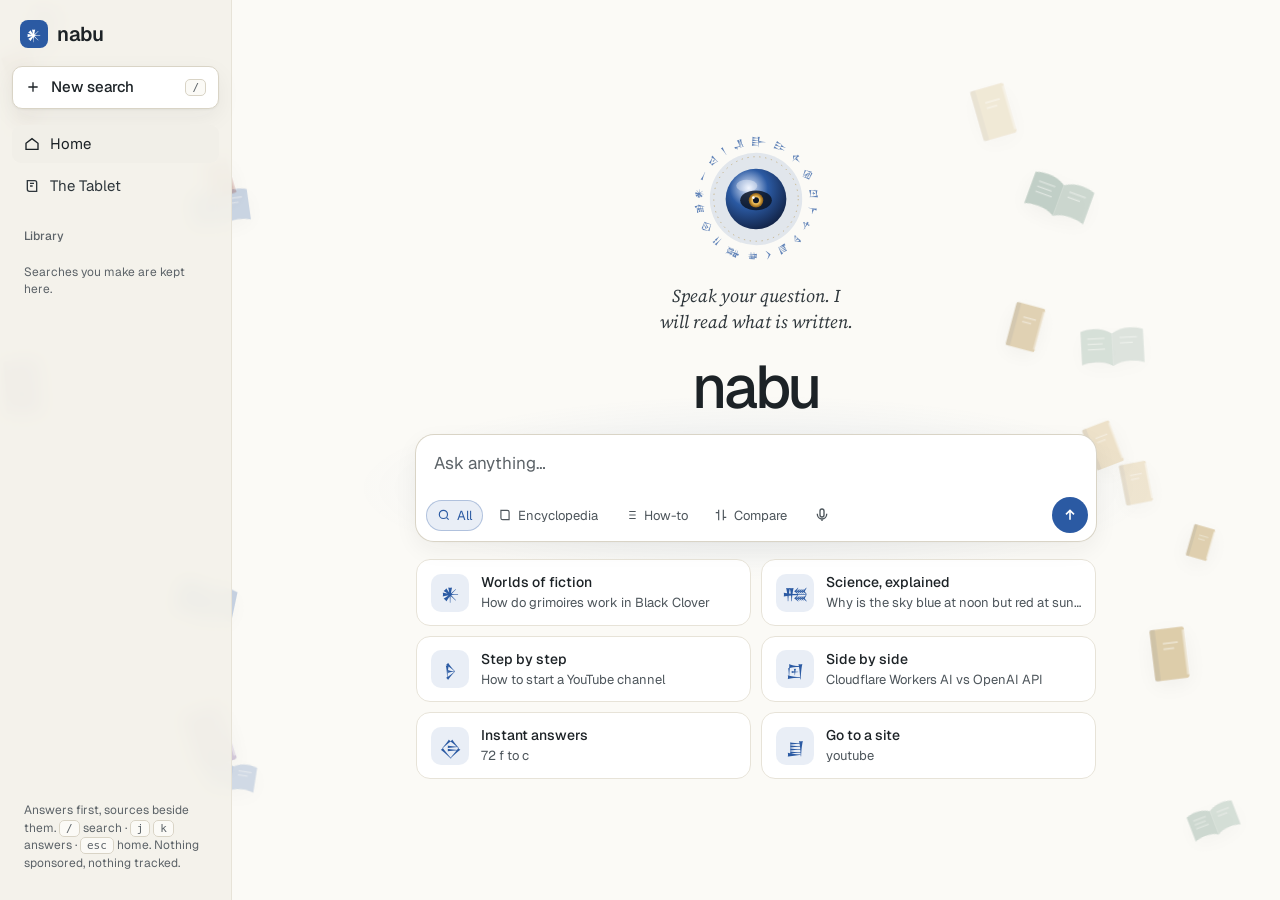
<file: static/app.html>
<!doctype html>
<html lang="en">
<head>
<meta charset="utf-8">
<meta name="viewport" content="width=device-width, initial-scale=1, viewport-fit=cover">
<meta name="description" content="Nabu: a cited answer engine and encyclopedia.">
<meta name="theme-color" content="#fbfaf6" media="(prefers-color-scheme: light)">
<meta name="theme-color" content="#171818" media="(prefers-color-scheme: dark)">
</head>
<body>
<title>Nabu</title>
<link rel="preconnect" href="https://fonts.gstatic.com" crossorigin>
<link rel="stylesheet" href="https://fonts.googleapis.com/css2?family=Geist:wght@400;500;600&family=Source+Serif+4:ital,opsz,wght@0,8..60,400;0,8..60,600;1,8..60,400&family=Noto+Sans+Cuneiform&display=swap">
<style>
  /* Layout: Perplexity's shape. A slim sidebar (new search, library), a centered thread column:
     query → trace → source cards → answer with citation pills → action bar → related → follow-ups, and a pinned ask box.
     Nabu's own: lapis accent, cuneiform sigil, text that resolves from glyphs as it streams. */
  :root {
    --bg: #fbfaf6;
    --side: #f3f1ea;
    --card: #ffffff;
    --soft: #f1efe8;
    --line: #e7e3d8;
    --line-2: #d9d4c6;
    --ink: #1c2226;
    --ink-2: #2f373c;
    --muted: #4d555b;
    --faint: #5c6368;
    --lapis: #2b5aa3;
    --lapis-soft: rgba(43, 90, 163, .1);
    --on-lapis: #ffffff;
    --orb-a: #e9f0ff;
    --orb-c: #13254a;
    --gold: #a97d26;
    --ok: #2f7d4f;
    --warn: #9a6a12;
    --low: #b2452f;
    --shadow: 0 1px 2px rgba(28, 34, 38, .05), 0 8px 24px rgba(28, 34, 38, .06);
    --ui: "Geist", system-ui, -apple-system, "Segoe UI", sans-serif;
    --serif: "Source Serif 4", "Iowan Old Style", Georgia, serif;
    --mono: ui-monospace, SFMono-Regular, Menlo, Consolas, monospace;
    --cun: "Noto Sans Cuneiform", serif;
  }
  @media (prefers-color-scheme: dark) {
    :root:not([data-theme="light"]) {
      --bg: #171818; --side: #1d1e1e; --card: #212323; --soft: #262828; --line: #2e3131; --line-2: #3b3f3f;
      --ink: #ebeae6; --ink-2: #cfcdc7; --muted: #9a9b97; --faint: #6f716e;
      --lapis: #8aaef0; --lapis-soft: rgba(138, 174, 240, .12); --on-lapis: #10233f; --orb-a: #f2f6ff; --orb-c: #0b1730; --gold: #d8b45e; --ok: #8fd0a2; --warn: #e2c072; --low: #ef9a83;
      --shadow: 0 1px 2px rgba(0,0,0,.3), 0 10px 30px rgba(0,0,0,.35);
      color-scheme: dark;
    }
  }
  :root[data-theme="dark"] {
    --bg: #171818; --side: #1d1e1e; --card: #212323; --soft: #262828; --line: #2e3131; --line-2: #3b3f3f;
    --ink: #ebeae6; --ink-2: #cfcdc7; --muted: #9a9b97; --faint: #6f716e;
    --lapis: #8aaef0; --lapis-soft: rgba(138, 174, 240, .12); --on-lapis: #10233f; --orb-a: #f2f6ff; --orb-c: #0b1730; --gold: #d8b45e; --ok: #8fd0a2; --warn: #e2c072; --low: #ef9a83;
    --shadow: 0 1px 2px rgba(0,0,0,.3), 0 10px 30px rgba(0,0,0,.35);
    color-scheme: dark;
  }
  * { box-sizing: border-box; }
  [hidden] { display: none !important; }
  html, body { background: var(--bg); color: var(--ink); }
  body { margin: 0; font: 15px/1.5 var(--ui); -webkit-font-smoothing: antialiased; }
  button { font: inherit; color: inherit; touch-action: manipulation; }
  a { color: inherit; }
  button:focus-visible, a:focus-visible, textarea:focus-visible, .turn:focus-visible { outline: 2px solid var(--lapis); outline-offset: 2px; }
  .skip {
    position: absolute; left: 10px; top: 10px; z-index: 50; padding: 8px 12px;
    border-radius: 8px; background: var(--lapis); color: var(--on-lapis); text-decoration: none;
    transform: translateY(-160%);
  }
  .skip:focus { transform: none; }
  .turn.current { box-shadow: inset 3px 0 0 var(--lapis); }
  svg { flex: none; }

  .shell { min-height: 100vh; display: grid; grid-template-columns: minmax(0, 1fr); }
  @media (min-width: 920px) { .shell { grid-template-columns: 232px minmax(0, 1fr); } }

  /* Sidebar */
  .side { display: none; }
  @media (min-width: 920px) {
    .side { display: flex; flex-direction: column; gap: 4px; position: sticky; top: 0; height: 100vh; padding: 14px 12px; background: var(--side); border-right: 1px solid var(--line); }
  }
  .logo { display: flex; align-items: center; gap: 9px; padding: 6px 8px 14px; background: none; border: 0; cursor: pointer; text-align: left; }
  .sigil { width: 28px; height: 28px; display: grid; place-items: center; border-radius: 8px; background: var(--lapis); color: var(--on-lapis); font: 15px/1 var(--cun); }
  .logo b { font: 600 20px/1 var(--ui); letter-spacing: -.02em; }
  body.writing .sigil { animation: breathe 1.4s ease-in-out infinite; }
  @keyframes breathe { 50% { box-shadow: 0 0 0 6px var(--lapis-soft); } }
  .new { display: flex; align-items: center; gap: 10px; width: 100%; padding: 9px 12px; border-radius: 10px; border: 1px solid var(--line-2); background: var(--card); cursor: pointer; font-weight: 500; box-shadow: var(--shadow); }
  .new kbd { margin-left: auto; }
  .nav { display: flex; align-items: center; gap: 10px; width: 100%; padding: 8px 12px; border: 0; border-radius: 9px; background: none; cursor: pointer; color: var(--ink-2); text-align: left; }
  .nav:hover, .nav[aria-current="page"] { background: var(--soft); color: var(--ink); }
  .side h3 { margin: 18px 12px 6px; font: 500 12px var(--ui); color: var(--faint); }
  .recent { display: grid; gap: 1px; overflow-y: auto; min-height: 0; }
  .recent button { display: block; width: 100%; padding: 6px 12px; border: 0; border-radius: 8px; background: none; text-align: left; cursor: pointer; color: var(--ink-2); font-size: 14px; white-space: nowrap; overflow: hidden; text-overflow: ellipsis; }
  .recent button:hover { background: var(--soft); color: var(--ink); }
  .side-foot { margin-top: auto; padding: 10px 12px 2px; color: var(--faint); font-size: 12px; line-height: 1.45; }
  kbd { padding: 1px 6px; border-radius: 5px; border: 1px solid var(--line-2); color: var(--faint); font: 11px var(--mono); background: var(--bg); }

  .main { min-width: 0; position: relative; }
  .mtop { display: flex; align-items: center; justify-content: space-between; gap: 12px; padding: 10px 16px; position: sticky; top: env(safe-area-inset-top, 0px); z-index: 6; background: color-mix(in srgb, var(--bg) 88%, transparent); -webkit-backdrop-filter: blur(10px); backdrop-filter: blur(10px); }
  @media (min-width: 920px) { .mtop .logo { visibility: hidden; } }
  body.at-home .mtop .logo { visibility: hidden; }
  .mtop .logo { padding: 4px 0; }
  .icon-btn { display: inline-flex; align-items: center; gap: 6px; padding: 7px 11px; border-radius: 9px; border: 1px solid var(--line); background: var(--card); cursor: pointer; font-size: 13px; color: var(--ink-2); }
  .icon-btn:hover { border-color: var(--line-2); color: var(--ink); }

  /* Ask box */
  .ask {
    position: relative; width: 100%; border-radius: 18px; background: var(--card);
    box-shadow: 0 0 0 1px var(--line-2), var(--shadow); transition: box-shadow .2s ease;
  }
  .ask:focus-within { box-shadow: 0 0 0 1px var(--lapis), 0 0 0 4px var(--lapis-soft), var(--shadow); }
  .ask textarea { display: block; width: 100%; min-height: 56px; max-height: 200px; resize: none; padding: 16px 18px 6px; border: 0; outline: none; background: transparent; color: var(--ink); font: 17px/1.45 var(--ui); }
  .ask textarea::placeholder { color: var(--faint); }
  .ask-tools { display: flex; align-items: center; gap: 6px; padding: 6px 8px 8px 10px; }
  .focus { display: flex; gap: 4px; flex-wrap: wrap; }
  .focus button { display: inline-flex; align-items: center; gap: 6px; padding: 5px 10px; border-radius: 999px; border: 1px solid transparent; background: none; color: var(--muted); font-size: 13px; cursor: pointer; }
  .focus button:hover { background: var(--soft); color: var(--ink); }
  .focus button[aria-pressed="true"] { background: var(--lapis-soft); color: var(--lapis); border-color: color-mix(in srgb, var(--lapis) 30%, transparent); }
  .send { margin-left: auto; width: 36px; height: 36px; display: grid; place-items: center; border-radius: 50%; border: 0; background: var(--lapis); color: var(--on-lapis); cursor: pointer; }
  .send:disabled { opacity: .45; cursor: default; }
  .mic {
    width: 36px; height: 36px; display: grid; place-items: center; border-radius: 50%;
    border: 0; background: none; color: var(--muted); cursor: pointer;
  }
  .mic:hover { color: var(--ink); background: var(--soft); }
  .mic[aria-pressed="true"] { color: var(--lapis); background: var(--lapis-soft); }
  .mic[hidden] { display: none !important; }
  .suggest { position: absolute; left: 0; right: 0; top: calc(100% + 6px); z-index: 20; padding: 6px; border-radius: 14px; background: var(--card); box-shadow: 0 0 0 1px var(--line-2), 0 18px 40px rgba(0,0,0,.18); }
  .suggest button { display: flex; align-items: center; gap: 10px; width: 100%; padding: 9px 10px; border: 0; border-radius: 9px; background: none; text-align: left; cursor: pointer; color: var(--ink-2); }
  .suggest button[aria-selected="true"], .suggest button:hover { background: var(--soft); color: var(--ink); }
  .suggest .t { flex: 1; min-width: 0; white-space: nowrap; overflow: hidden; text-overflow: ellipsis; }
  .suggest .s { color: var(--faint); font-size: 12px; }

  /* Home */
  .home { position: relative; min-height: calc(100vh - 60px); display: grid; align-content: center; justify-items: center; gap: 26px; padding: 24px 16px 64px; overflow: hidden; }
  .constellation { position: absolute; inset: 0; pointer-events: none; }
  .constellation span { position: absolute; left: var(--x); top: var(--y); font: var(--s)/1 var(--cun); color: var(--lapis); opacity: 0; animation: twinkle var(--d) ease-in-out var(--delay) infinite; }
  @keyframes twinkle { 0%, 100% { opacity: 0; transform: translateY(6px); } 50% { opacity: var(--o); transform: translateY(-6px); } }
  .home-inner { position: relative; width: min(680px, 100%); display: grid; justify-items: center; gap: 18px; }
  .home .wordmark { margin-top: 4px; }
  .wordmark { display: flex; align-items: center; gap: 14px; }
  .wordmark .sigil { display: none; width: 46px; height: 46px; border-radius: 13px; font-size: 25px; box-shadow: 0 10px 30px color-mix(in srgb, var(--lapis) 35%, transparent); }
  .wordmark h1 { margin: 0; font: 500 clamp(44px, 9vw, 60px)/1 var(--ui); letter-spacing: -.045em; }
  .home .ask::before { content: ""; position: absolute; inset: -40px -60px; z-index: -1; background: radial-gradient(closest-side, var(--lapis-soft), transparent); pointer-events: none; }
  .cards { width: min(680px, 100%); display: grid; grid-template-columns: repeat(2, minmax(0, 1fr)); gap: 10px; }
  .tcard { display: grid; grid-template-columns: 38px 1fr; gap: 12px; align-items: center; padding: 12px 14px; border-radius: 14px; border: 1px solid var(--line); background: var(--card); text-align: left; cursor: pointer; transition: border-color .2s ease, transform .2s ease; min-width: 0; }
  .tcard:hover { border-color: var(--line-2); transform: translateY(-1px); }
  .tcard .g { width: 38px; height: 38px; display: grid; place-items: center; border-radius: 10px; font: 18px/1 var(--cun); color: var(--lapis); background: var(--lapis-soft); }
  .tcard strong { display: block; font-weight: 500; font-size: 14px; }
  .tcard small { display: block; color: var(--muted); font-size: 13px; white-space: nowrap; overflow: hidden; text-overflow: ellipsis; }
  .home-lib { width: min(680px, 100%); }
  @media (min-width: 920px) { .home-lib { display: none; } }
  .home-lib h3 { margin: 6px 0 8px; font: 500 12px var(--ui); color: var(--faint); }
  .home-lib .recent button { padding: 8px 2px; border-bottom: 1px solid var(--line); border-radius: 0; }

  /* Thread */
  .thread { width: min(760px, 100%); margin: 0 auto; padding: 8px 16px 190px; }
  .tabs { display: flex; gap: 22px; border-bottom: 1px solid var(--line); margin-bottom: 22px; }
  .tab { display: inline-flex; align-items: center; gap: 7px; padding: 10px 0 11px; border: 0; background: none; cursor: pointer; color: var(--muted); font-weight: 500; border-bottom: 2px solid transparent; margin-bottom: -1px; }
  .tab[aria-selected="true"] { color: var(--ink); border-bottom-color: var(--ink); }
  .tab .n { font-size: 12px; color: var(--faint); }
  .turn + .turn { margin-top: 44px; padding-top: 32px; border-top: 1px solid var(--line); }
  .query { margin: 0; font: 500 clamp(26px, 4.4vw, 34px)/1.18 var(--ui); letter-spacing: -.025em; text-wrap: balance; overflow-wrap: break-word; }
  .trace { display: grid; gap: 6px; margin: 16px 0 0; padding: 0; list-style: none; }
  .trace li { display: flex; align-items: center; gap: 9px; color: var(--muted); font-size: 13px; animation: fade .3s ease both; }
  .trace li .dot { width: 14px; height: 14px; border-radius: 50%; border: 1.5px solid var(--line-2); border-top-color: var(--lapis); animation: spin .8s linear infinite; }
  .trace li.done .dot { animation: none; border-color: var(--ok); background: var(--ok); box-shadow: inset 0 0 0 3px var(--card); }
  @keyframes spin { to { transform: rotate(360deg); } }
  @keyframes fade { from { opacity: 0; transform: translateY(4px); } to { opacity: 1; transform: none; } }
  .label { display: flex; align-items: center; gap: 8px; margin: 26px 0 12px; font: 500 15px var(--ui); color: var(--ink); }
  .label svg { color: var(--muted); }
  .label .sg { font: 15px var(--cun); color: var(--lapis); }

  .srcrow { display: grid; grid-template-columns: repeat(4, minmax(0, 1fr)); gap: 8px; }
  .scard { display: flex; flex-direction: column; justify-content: space-between; gap: 10px; min-height: 84px; padding: 10px 11px; border-radius: 12px; background: var(--soft); text-decoration: none; border: 1px solid transparent; animation: fade .35s ease both; min-width: 0; cursor: pointer; text-align: left; }
  .scard:hover { border-color: var(--line-2); background: var(--card); }
  .scard .tt { font-size: 13px; line-height: 1.35; color: var(--ink); display: -webkit-box; -webkit-line-clamp: 2; -webkit-box-orient: vertical; overflow: hidden; }
  .scard .meta { display: flex; align-items: center; gap: 6px; color: var(--muted); font-size: 12px; min-width: 0; }
  .scard .meta span:nth-child(2) { white-space: nowrap; overflow: hidden; text-overflow: ellipsis; }
  .fav { width: 16px; height: 16px; display: grid; place-items: center; border-radius: 4px; background: var(--lapis); color: var(--on-lapis); font: 600 9px/1 var(--ui); flex: none; overflow: hidden; }
  .fav img { width: 100%; height: 100%; object-fit: cover; display: block; border-radius: inherit; }
  .scard .meta .i { margin-left: auto; color: var(--faint); }
  .scard.more { justify-content: center; align-items: flex-start; border: 0; }
  .stack { display: flex; }
  .stack .fav { box-shadow: 0 0 0 2px var(--soft); }
  .stack .fav + .fav { margin-left: -5px; }

  .answer { font: 400 18px/1.7 var(--serif); color: var(--ink-2); }
  .answer > :first-child { margin-top: 0; }
  .answer p { margin: 12px 0 0; text-wrap: pretty; overflow-wrap: break-word; }
  .answer p.tldr { color: var(--ink); }
  .answer h2 { margin: 26px 0 4px; font: 600 20px/1.3 var(--ui); letter-spacing: -.01em; color: var(--ink); }
  .answer ul, .answer ol { margin: 10px 0 0; padding-left: 22px; }
  .answer li { margin-top: 6px; padding-left: 4px; }
  .answer li::marker { color: var(--faint); }
  .answer ol li::marker { font: 500 15px var(--ui); color: var(--muted); }
  .answer strong { color: var(--ink); font-weight: 600; }
  .tbl { margin-top: 14px; overflow-x: auto; border: 1px solid var(--line); border-radius: 12px; }
  .tbl table { width: 100%; border-collapse: collapse; font: 400 15px/1.45 var(--ui); }
  .tbl th { text-align: left; padding: 10px 13px; background: var(--soft); color: var(--ink); font-weight: 600; white-space: nowrap; }
  .tbl td { padding: 10px 13px; border-top: 1px solid var(--line); vertical-align: top; }
  .tbl.facts td:first-child { color: var(--muted); width: 38%; }
  .timeline { list-style: none; padding-left: 0 !important; border-left: 1px solid var(--line-2); margin-left: 6px !important; }
  .timeline li { position: relative; padding-left: 18px !important; }
  .timeline li::before { content: ""; position: absolute; left: -5px; top: .62em; width: 9px; height: 9px; border-radius: 50%; background: var(--card); box-shadow: inset 0 0 0 2px var(--lapis); }
  .timeline b { font: 600 14px var(--ui); color: var(--lapis); margin-right: 8px; }
  .note { display: flex; gap: 10px; margin-top: 14px; padding: 11px 13px; border-radius: 12px; font: 400 14.5px/1.5 var(--ui); animation: fade .3s ease both; }
  .note b { display: block; font-size: 12px; font-weight: 600; letter-spacing: .02em; }
  .note.unsure { background: color-mix(in srgb, var(--warn) 9%, transparent); color: var(--ink-2); }
  .note.unsure svg, .note.unsure b { color: var(--warn); }
  .note.fresh { background: var(--lapis-soft); color: var(--ink-2); }
  .note.fresh svg, .note.fresh b { color: var(--lapis); }
  .pill { display: inline-flex; align-items: center; margin: 0 2px; padding: 1px 7px; border-radius: 6px; background: var(--soft); color: var(--muted); font: 500 11.5px/1.6 var(--ui); text-decoration: none; vertical-align: 2px; white-space: nowrap; border: 1px solid var(--line); }
  .pill:hover { background: var(--lapis); color: var(--on-lapis); border-color: var(--lapis); }
  .glyph { font-family: var(--cun); font-size: .8em; color: var(--lapis); opacity: .8; letter-spacing: .03em; }
  .scribe { margin: 12px 0 0; min-height: 1.6em; }
  .portal { display: flex; align-items: center; gap: 14px; margin-top: 16px; padding: 14px 16px; border-radius: 14px; border: 1px solid var(--line-2); background: var(--card); text-decoration: none; box-shadow: var(--shadow); animation: fade .3s ease both; font: 400 15px var(--ui); }
  .portal .fav { width: 36px; height: 36px; border-radius: 10px; font-size: 15px; }
  .portal strong { display: block; font-size: 16px; }
  .portal small { color: var(--muted); }
  .portal .go { margin-left: auto; padding: 7px 13px; border-radius: 999px; background: var(--lapis); color: var(--on-lapis); font-size: 13px; font-weight: 500; white-space: nowrap; }

  .acts { display: flex; align-items: center; gap: 4px; flex-wrap: wrap; margin-top: 20px; padding-top: 4px; }
  .act { display: inline-flex; align-items: center; gap: 6px; padding: 6px 9px; border: 0; border-radius: 8px; background: none; color: var(--muted); cursor: pointer; font-size: 13px; }
  .act:hover { background: var(--soft); color: var(--ink); }
  .act.srcs { margin-left: 4px; padding: 4px 10px 4px 6px; background: var(--soft); border-radius: 999px; }
  .conf { margin-left: auto; display: inline-flex; align-items: center; gap: 6px; padding: 4px 10px; border-radius: 999px; font-size: 12px; font-weight: 500; }
  .conf i { width: 6px; height: 6px; border-radius: 50%; background: currentColor; }
  .conf.high { color: var(--ok); background: color-mix(in srgb, var(--ok) 11%, transparent); }
  .conf.medium { color: var(--warn); background: color-mix(in srgb, var(--warn) 11%, transparent); }
  .conf.low { color: var(--low); background: color-mix(in srgb, var(--low) 11%, transparent); }

  .related { margin-top: 30px; }
  .related h3 { display: flex; align-items: center; gap: 8px; margin: 0 0 4px; font: 500 15px var(--ui); }
  .rel { display: flex; align-items: center; gap: 12px; width: 100%; padding: 12px 2px; border: 0; border-top: 1px solid var(--line); background: none; text-align: left; cursor: pointer; font: 500 15px var(--ui); color: var(--ink); animation: fade .3s ease both; }
  .rel:hover { color: var(--lapis); }
  .rel .arr { color: var(--faint); }
  .rel .plus { margin-left: auto; color: var(--faint); font-size: 18px; }
  .topics { display: flex; flex-wrap: wrap; gap: 6px; margin-top: 16px; }
  .topics button { padding: 5px 11px; border-radius: 999px; border: 1px solid var(--line); background: var(--card); cursor: pointer; font-size: 13px; color: var(--ink-2); }
  .topics button:hover { border-color: var(--lapis); color: var(--lapis); }
  .tablet { display: flex; align-items: center; gap: 10px; margin-top: 14px; padding: 9px 12px; border-radius: 12px; border: 1px solid color-mix(in srgb, var(--ok) 35%, transparent); background: color-mix(in srgb, var(--ok) 7%, transparent); cursor: pointer; text-align: left; width: 100%; font-size: 14px; }
  .tablet .fav { background: var(--ok); font-family: var(--cun); width: 22px; height: 22px; font-size: 12px; }
  .tablet small { color: var(--ok); font-weight: 500; }
  .err { margin-top: 18px; padding: 13px 15px; border-radius: 12px; background: color-mix(in srgb, var(--low) 9%, transparent); color: var(--ink-2); line-height: 1.5; }

  /* Sources tab */
  .slist { display: grid; gap: 8px; }
  .sitem { display: grid; grid-template-columns: 28px 1fr; gap: 12px; padding: 13px 14px; border-radius: 12px; border: 1px solid var(--line); background: var(--card); text-decoration: none; min-width: 0; }
  .sitem:hover { border-color: var(--line-2); }
  .sitem .fav { width: 28px; height: 28px; border-radius: 8px; font-size: 12px; }
  .sitem strong { font-weight: 500; }
  .sitem .ty { margin-left: 8px; font-size: 11px; color: var(--muted); padding: 1px 7px; border-radius: 999px; background: var(--soft); }
  .sitem p { margin: 3px 0 0; color: var(--muted); font-size: 14px; }
  .sitem .u { color: var(--faint); font: 12px var(--mono); overflow-wrap: anywhere; }
  .live { display: flex; flex-wrap: wrap; gap: 6px; margin-top: 10px; }
  .live a { padding: 6px 12px; border-radius: 999px; border: 1px solid var(--line); background: var(--card); text-decoration: none; font-size: 13px; color: var(--ink-2); }
  .live a:hover { border-color: var(--lapis); color: var(--lapis); }
  .how { margin-top: 26px; padding: 14px 16px; border-radius: 12px; background: var(--soft); color: var(--muted); font-size: 13.5px; line-height: 1.55; }
  .how b { color: var(--ink-2); }

  /* Images tab: summoned pages from Wikimedia Commons */
  .masonry { column-count: 2; column-gap: 10px; }
  @media (min-width: 720px) { .masonry { column-count: 3; } }
  .icard {
    display: inline-block; width: 100%; break-inside: avoid; margin: 0 0 10px; border-radius: 12px;
    overflow: hidden; background: var(--card); border: 1px solid var(--line);
    text-decoration: none; animation: summon .7s cubic-bezier(.2,.9,.25,1.12) both;
    vertical-align: top;
  }
  .icard img { width: 100%; height: auto; min-height: 110px; display: block; background: var(--soft); object-fit: cover; }
  .icard span { display: block; padding: 8px 10px 9px; font-size: 12px; color: var(--muted); line-height: 1.35; }
  .icard:hover { border-color: var(--line-2); }
  .icard:focus-visible { outline: 2px solid var(--lapis); outline-offset: 2px; }

  /* Pinned ask */
  .dock { position: fixed; left: 0; right: 0; bottom: 0; z-index: 7; padding: 18px 16px calc(14px + env(safe-area-inset-bottom, 0px)); background: linear-gradient(0deg, var(--bg) 62%, transparent); }
  @media (min-width: 920px) { .dock { left: 232px; } }
  .dock .ask { max-width: 728px; margin: 0 auto; border-radius: 16px; }
  .dock textarea { min-height: 48px; padding: 13px 16px 2px; font-size: 16px; }

  /* Record */
  .record { position: fixed; inset: 0; z-index: 30; display: grid; place-items: start center; overflow-y: auto; padding: 48px 16px; background: rgba(10,12,14,.45); -webkit-backdrop-filter: blur(4px); backdrop-filter: blur(4px); }
  .record article { position: relative; width: min(700px, 100%); padding: 26px; border-radius: 18px; background: var(--card); box-shadow: var(--shadow), 0 0 0 1px var(--line); animation: fade .25s ease both; }
  .record h1 { margin: 8px 0 4px; font: 600 30px/1.15 var(--ui); letter-spacing: -.02em; }
  .record .body { font: 400 17px/1.65 var(--serif); color: var(--ink-2); white-space: pre-wrap; }
  .record .close { position: absolute; top: 14px; right: 14px; }
  .claims { margin: 0; padding: 0; list-style: none; }
  .claims li { padding: 11px 0; border-top: 1px solid var(--line); font-size: 14px; }
  .claims a { color: var(--lapis); font-size: 13px; overflow-wrap: anywhere; }
  .claims span { display: block; color: var(--faint); font-size: 12px; }

  @media (max-width: 640px) {
    .srcrow { grid-template-columns: repeat(2, minmax(0, 1fr)); }
    .srcrow .scard:nth-child(n+4):not(.more) { display: none; }
    .cards { grid-template-columns: minmax(0, 1fr); }
    .answer { font-size: 17px; }
    .focus button span.lbl { display: none; }
  }

  /* Google-style pieces */
  .instant { margin-top: 18px; padding: 18px 20px; border-radius: 16px; background: var(--card); box-shadow: 0 0 0 1px var(--line-2), var(--shadow); animation: fade .3s ease both; }
  .instant .k { color: var(--muted); font: 500 13px var(--ui); }
  .instant .big { margin-top: 4px; font: 500 clamp(30px, 6vw, 44px)/1.1 var(--ui); letter-spacing: -.02em; color: var(--ink); overflow-wrap: anywhere; }
  .instant .small { margin-top: 6px; color: var(--muted); font-size: 14px; }
  .webres { margin-top: 30px; }
  .webres h3, .panel h3 { display: flex; align-items: center; gap: 8px; margin: 0 0 6px; font: 500 15px var(--ui); }
  .wr { display: block; padding: 14px 0; border-top: 1px solid var(--line); text-decoration: none; animation: fade .3s ease both; }
  .wr .crumb { display: flex; align-items: center; gap: 10px; min-width: 0; }
  .wr .crumb .fav { width: 26px; height: 26px; border-radius: 50%; font-size: 11px; }
  .wr .site { display: block; font-size: 14px; color: var(--ink); line-height: 1.2; }
  .wr .url { display: block; font-size: 12px; color: var(--muted); white-space: nowrap; overflow: hidden; text-overflow: ellipsis; }
  .wr .tt { display: block; margin-top: 6px; font: 500 19px/1.3 var(--ui); color: var(--lapis); }
  .wr:hover .tt { text-decoration: underline; text-underline-offset: 3px; }
  .wr p { margin: 4px 0 0; color: var(--ink-2); font-size: 14.5px; line-height: 1.55; }
  .more-btn { display: inline-flex; align-items: center; gap: 6px; margin-top: 6px; padding: 8px 14px; border-radius: 999px; border: 1px solid var(--line); background: var(--card); cursor: pointer; font-size: 13px; color: var(--ink-2); }
  .more-btn:hover { border-color: var(--lapis); color: var(--lapis); }
  .tview { width: min(1180px, 100%); margin: 0 auto; padding: 8px 16px 190px; display: grid; grid-template-columns: minmax(0, 1fr); gap: 36px; }
  .tview .thread { width: 100%; max-width: 760px; margin: 0; padding: 0; }
  .panel { display: none; }
  @media (min-width: 1240px) {
    .tview { grid-template-columns: minmax(0, 728px) minmax(0, 340px); justify-content: center; }
    .panel { display: block; position: sticky; top: 70px; align-self: start; margin-top: 64px; }
    .panel:empty { display: none; }
    .turn.main .answer .tbl.facts { display: none; }
  }
  .kp { padding: 18px; border-radius: 16px; background: var(--card); box-shadow: 0 0 0 1px var(--line), var(--shadow); animation: fade .4s ease both; }
  .kp h2 { margin: 0; font: 600 24px/1.2 var(--ui); letter-spacing: -.02em; }
  .kp .sub { margin: 4px 0 0; color: var(--muted); font-size: 14px; }
  .kp .open { display: inline-flex; align-items: center; gap: 6px; margin-top: 12px; padding: 7px 13px; border-radius: 999px; background: var(--lapis); color: var(--on-lapis); text-decoration: none; font-size: 13px; font-weight: 500; }
  .kp .desc { margin: 12px 0 0; font: 400 15px/1.6 var(--serif); color: var(--ink-2); }
  .kp dl { margin: 14px 0 0; display: grid; gap: 7px; font-size: 14px; }
  .kp dl div { display: grid; grid-template-columns: 112px 1fr; gap: 10px; }
  .kp dt { color: var(--muted); font-weight: 500; }
  .kp dd { margin: 0; color: var(--ink); overflow-wrap: anywhere; }
  .kp h4 { margin: 18px 0 8px; font: 500 13px var(--ui); color: var(--muted); }
  .kp .also { display: flex; flex-wrap: wrap; gap: 6px; }
  .kp .also button { padding: 5px 11px; border-radius: 999px; border: 1px solid var(--line); background: var(--bg); cursor: pointer; font-size: 13px; color: var(--ink-2); }
  .kp .also button:hover { border-color: var(--lapis); color: var(--lapis); }

  /* Floating library: books drifting behind everything */
  .library { position: fixed; inset: 0; z-index: 0; pointer-events: none; overflow: hidden; transition: opacity .8s ease; }
  body:not(.at-home) .library { opacity: .55; }
  .book-f { position: absolute; left: var(--x); top: var(--y); width: var(--w); color: var(--c); opacity: var(--o); transform: rotate(var(--r)); animation: drift var(--d) ease-in-out var(--delay) infinite alternate; filter: drop-shadow(0 6px 10px rgba(0,0,0,.12)); }
  .book-f svg { display: block; width: 100%; height: auto; }
  .book-f.open .leaf { transform-origin: 50% 100%; animation: leaf calc(var(--d) / 2.4) ease-in-out var(--delay) infinite alternate; }
  .mote { position: absolute; left: var(--x); bottom: -10px; width: 3px; height: 3px; border-radius: 50%; background: var(--gold); box-shadow: 0 0 8px 2px color-mix(in srgb, var(--gold) 50%, transparent); opacity: 0; animation: rise var(--d) linear var(--delay) infinite; }
  body.writing .book-f { animation-duration: calc(var(--d) / 3.2); }
  body.writing .mote { animation-duration: calc(var(--d) / 2.6); }
  @keyframes drift { from { transform: translate3d(0,0,0) rotate(var(--r)); } to { transform: translate3d(var(--dx), -28px, 0) rotate(calc(var(--r) + 8deg)); } }
  @keyframes leaf { to { transform: scaleY(.8) skewX(-7deg); } }
  @keyframes rise { 10% { opacity: .9; } 80% { opacity: .4; } to { opacity: 0; transform: translate3d(var(--dx), -100vh, 0); } }
  .shell { position: relative; z-index: 1; }
  .side { background: color-mix(in srgb, var(--side) 92%, transparent); -webkit-backdrop-filter: blur(8px); backdrop-filter: blur(8px); }

  /* The Sage: Nabu as a living presence */
  .sage { position: relative; width: var(--size, 132px); aspect-ratio: 1; flex: none; }
  .sage svg { display: block; width: 100%; height: 100%; overflow: visible; }
  .sage .ring { transform-origin: 100px 100px; animation: turn 40s linear infinite; }
  .sage .ring2 { transform-origin: 100px 100px; animation: turn 26s linear infinite reverse; }
  .sage .ring text { font: 15px var(--cun); fill: var(--lapis); opacity: .75; letter-spacing: 3px; }
  .sage .ring2 circle { fill: none; stroke: var(--gold); stroke-width: 1; stroke-dasharray: 2 7; opacity: .7; }
  .sage .halo { fill: var(--lapis); opacity: .12; transform-origin: 100px 100px; animation: halo 4s ease-in-out infinite; }
  .sage .orb-g { animation: float 5s ease-in-out infinite; }
  .sage .eye { transform-origin: 100px 100px; animation: blink 6s ease-in-out infinite; }
  .sage .pupil-g { transition: transform .25s ease-out; }
  .sage .stop-a { stop-color: var(--orb-a); } .sage .stop-b { stop-color: var(--lapis); } .sage .stop-c { stop-color: var(--orb-c); }
  .sage[data-state="listening"] .ring { animation-duration: 14s; }
  .sage[data-state="listening"] .halo { opacity: .34; }
  .sage[data-state="listening"] .orb-g { filter: drop-shadow(0 0 18px var(--lapis)); }
  .sage[data-state="listening"] .eye { filter: drop-shadow(0 0 10px var(--gold)); }
  body.listening .sage .halo { opacity: .34; }
  body.listening .sage .orb-g { filter: drop-shadow(0 0 18px var(--lapis)); }
  .sage[data-state="thinking"] .ring { animation-duration: 4s; }
  .sage[data-state="thinking"] .ring2 { animation-duration: 3s; }
  .sage[data-state="thinking"] .halo { animation-duration: 1.1s; opacity: .26; }
  .sage[data-state="thinking"] .ring text { opacity: 1; }
  @keyframes turn { to { transform: rotate(360deg); } }
  @keyframes halo { 50% { transform: scale(1.12); opacity: .2; } }
  @keyframes float { 50% { transform: translateY(-4px); } }
  @keyframes blink { 0%, 46%, 50%, 100% { transform: scaleY(1); } 48% { transform: scaleY(.08); } }
  .sage-say { margin: 0; max-width: 34ch; text-align: center; color: var(--ink-2); font: italic 400 18px/1.45 var(--serif); min-height: 1.45em; text-wrap: balance; }
  .voice { display: flex; align-items: center; gap: 12px; margin-top: 14px; }
  .voice .sage { --size: 46px; }
  .voice p { margin: 0; font: italic 400 16px/1.45 var(--serif); color: var(--ink-2); }
  .voice p b { font: 600 13px var(--ui); font-style: normal; color: var(--lapis); margin-right: 6px; }
  .scard { animation: summon .7s cubic-bezier(.2,.9,.25,1.12) both !important; }
  @keyframes summon { 0% { opacity: 0; transform: translate3d(60px, -50px, 0) rotate(-10deg) scale(.85); filter: blur(4px); } 65% { opacity: 1; filter: none; } 100% { opacity: 1; transform: none; } }
  .answer.arrive { animation: opening .6s cubic-bezier(.2,.8,.2,1) both; transform-origin: left top; }
  @keyframes opening { from { opacity: 0; transform: perspective(900px) rotateY(-14deg) translateY(8px); } to { opacity: 1; transform: none; } }
  @media (prefers-reduced-motion: reduce) {
    *, *::before, *::after { animation: none !important; transition: none !important; }
    .constellation, .mote { display: none; }
  }
</style>

<a class="skip" href="#home-q">Skip to search</a>
<div class="library" id="library" aria-hidden="true"></div>
<div class="shell">
  <aside class="side">
    <button class="logo" id="side-logo" type="button" aria-label="Nabu home"><span class="sigil" aria-hidden="true">𒀭</span><b>nabu</b></button>
    <button class="new" id="new" type="button">
      <svg width="16" height="16" viewBox="0 0 24 24" fill="none" stroke="currentColor" stroke-width="2" aria-hidden="true"><path d="M12 5v14M5 12h14"/></svg>New search<kbd>/</kbd>
    </button>
    <div style="height: 8px"></div>
    <button class="nav" id="nav-home" type="button" aria-current="page">
      <svg width="16" height="16" viewBox="0 0 24 24" fill="none" stroke="currentColor" stroke-width="2" aria-hidden="true"><path d="M3 11 12 4l9 7v9H3z"/></svg>Home
    </button>
    <button class="nav" id="nav-tablet" type="button">
      <svg width="16" height="16" viewBox="0 0 24 24" fill="none" stroke="currentColor" stroke-width="2" aria-hidden="true"><path d="M5 4h11a3 3 0 0 1 3 3v13H8a3 3 0 0 1-3-3z"/><path d="M9 8h6M9 12h4"/></svg>The Tablet
    </button>
    <h3>Library</h3>
    <div class="recent" id="recent"></div>
    <p class="side-foot">Answers first, sources beside them. <kbd>/</kbd> search · <kbd>j</kbd> <kbd>k</kbd> answers · <kbd>esc</kbd> home. Nothing sponsored, nothing tracked.</p>
  </aside>

  <div class="main">
    <header class="mtop">
      <button class="logo" id="top-logo" type="button" aria-label="Nabu home"><span class="sigil" aria-hidden="true">𒀭</span><b>nabu</b></button>
      <span></span>
      <button class="icon-btn" id="top-new" type="button" hidden>
        <svg width="14" height="14" viewBox="0 0 24 24" fill="none" stroke="currentColor" stroke-width="2" aria-hidden="true"><path d="M12 5v14M5 12h14"/></svg>New
      </button>
    </header>

    <section class="home" id="home">
      <div class="constellation" id="constellation" aria-hidden="true"></div>
      <div class="home-inner">
        <div class="sage" id="home-sage" data-state="idle"><svg viewBox="0 0 200 200" aria-hidden="true">
  <defs>
    <radialGradient id="hs-orb" cx="38%" cy="32%" r="70%"><stop class="stop-a" offset="0"/><stop class="stop-b" offset=".45"/><stop class="stop-c" offset="1"/></radialGradient>
    <radialGradient id="hs-iris" cx="50%" cy="50%" r="50%"><stop offset="0" stop-color="#fff6d8"/><stop offset=".55" stop-color="#e7b54f"/><stop offset="1" stop-color="#8a5a12"/></radialGradient>
    <path id="hs-path" d="M100,100 m-82,0 a82,82 0 1,1 164,0 a82,82 0 1,1 -164,0"/>
  </defs>
  <circle class="halo" cx="100" cy="100" r="70"/>
  <g class="ring"><text><textPath href="#hs-path">𒀭 𒀸 𒁀 𒁹 𒂗 𒃲 𒄿 𒅆 𒆠 𒇻 𒈨 𒉡 𒊩 𒋗 𒌋 𒌑 𒍣 𒀀 𒁲 𒂊</textPath></text></g>
  <g class="ring2"><circle cx="100" cy="100" r="64"/></g>
  <g class="orb-g">
    <circle cx="100" cy="100" r="46" fill="url(#hs-orb)"/>
    <ellipse cx="86" cy="80" rx="16" ry="9" fill="#fff" opacity=".35"/>
    <g class="eye">
      <ellipse cx="100" cy="102" rx="24" ry="15" fill="#0b1426" opacity=".85"/>
      <g class="pupil-g"><circle cx="100" cy="102" r="11" fill="url(#hs-iris)"/><circle cx="100" cy="102" r="4.5" fill="#0b1426"/><circle cx="96" cy="98" r="2" fill="#fff"/></g>
    </g>
  </g>
</svg></div>
        <p class="sage-say" id="home-say" aria-live="polite">I am Nabu, keeper of the tablet. Ask, and the books will come to you.</p>
        <div class="wordmark"><span class="sigil">𒀭</span><h1>nabu</h1></div>
        <form class="ask" id="home-form" autocomplete="off">
          <textarea id="home-q" rows="1" placeholder="Ask anything…" aria-label="Ask anything" aria-controls="home-suggest"></textarea>
          <div class="ask-tools">
            <div class="focus" id="home-focus"></div>
            <button class="mic" id="home-mic" type="button" aria-label="Speak your question" aria-pressed="false" hidden>
              <svg width="16" height="16" viewBox="0 0 24 24" fill="none" stroke="currentColor" stroke-width="2" aria-hidden="true"><path d="M12 3a3 3 0 0 1 3 3v6a3 3 0 0 1-6 0V6a3 3 0 0 1 3-3z"/><path d="M19 10v1a7 7 0 0 1-14 0v-1M12 18v3"/></svg>
            </button>
            <button class="send" type="submit" aria-label="Search"><svg width="16" height="16" viewBox="0 0 24 24" fill="none" stroke="currentColor" stroke-width="2.4" aria-hidden="true"><path d="M12 19V5M6 11l6-6 6 6"/></svg></button>
          </div>
          <div class="suggest" id="home-suggest" role="listbox" hidden></div>
        </form>
        <div class="cards" id="cards"></div>
        <div class="home-lib" id="home-lib" hidden><h3>Library</h3><div class="recent" id="recent-m"></div></div>
      </div>
    </section>

    <div class="tview" id="tview" hidden>
    <section class="thread" id="thread">
      <nav class="tabs" role="tablist" aria-label="Answer views">
        <button class="tab" role="tab" type="button" data-tab="answer" id="tab-answer" aria-controls="pane-answer" aria-selected="true">
          <span class="glyph" style="opacity: 1">𒀭</span>Answer
        </button>
        <button class="tab" role="tab" type="button" data-tab="images" id="tab-images" aria-controls="pane-images" aria-selected="false">
          <svg width="15" height="15" viewBox="0 0 24 24" fill="none" stroke="currentColor" stroke-width="2" aria-hidden="true"><rect x="3" y="5" width="18" height="14" rx="2"/><circle cx="8.5" cy="10" r="1.5"/><path d="m21 16-5-5-4 4-2-2-5 5"/></svg>Images <span class="n" id="img-count"></span>
        </button>
        <button class="tab" role="tab" type="button" data-tab="sources" id="tab-sources" aria-controls="pane-sources" aria-selected="false">
          <svg width="15" height="15" viewBox="0 0 24 24" fill="none" stroke="currentColor" stroke-width="2" aria-hidden="true"><circle cx="12" cy="12" r="9"/><path d="M3 12h18M12 3a14 14 0 0 1 0 18M12 3a14 14 0 0 0 0 18"/></svg>Links <span class="n" id="src-count"></span>
        </button>
      </nav>
      <div id="pane-answer" role="tabpanel" aria-labelledby="tab-answer"></div>
      <div id="pane-images" role="tabpanel" aria-labelledby="tab-images" hidden>
        <div class="masonry" id="masonry"></div>
        <p class="how" id="img-how"><b>From the commons.</b> These pictures come from Wikimedia Commons for the words you asked. They are not proof of the answer, only pages summoned beside it.</p>
      </div>
      <div id="pane-sources" role="tabpanel" aria-labelledby="tab-sources" hidden>
        <div class="slist" id="slist"></div>
        <div class="label">Search the live web</div>
        <div class="live" id="live"></div>
        <div class="label">Web results</div>
        <div id="links-web"></div>
        <div class="how" id="how"><b>How Nabu answers.</b> Claude writes each answer from what it learned in training; this view cannot read the live web. Sources are places to check, chosen by the model, not proof of where each sentence came from. Confidence is the model's own estimate, and disputed or time-sensitive points are flagged in the answer. No ads, no sponsored results, no tracking.</div>
      </div>
    </section>
    <aside class="panel" id="panel" aria-label="Knowledge panel"></aside>
    </div>
  </div>
</div>

<div class="dock" id="dock" hidden>
  <form class="ask" id="dock-form" autocomplete="off">
    <textarea id="dock-q" rows="1" placeholder="Ask a follow-up…" aria-label="Ask a follow-up"></textarea>
    <div class="ask-tools">
      <div class="focus" id="dock-focus"></div>
      <button class="mic" id="dock-mic" type="button" aria-label="Speak a follow-up" aria-pressed="false" hidden>
        <svg width="16" height="16" viewBox="0 0 24 24" fill="none" stroke="currentColor" stroke-width="2" aria-hidden="true"><path d="M12 3a3 3 0 0 1 3 3v6a3 3 0 0 1-6 0V6a3 3 0 0 1 3-3z"/><path d="M19 10v1a7 7 0 0 1-14 0v-1M12 18v3"/></svg>
      </button>
      <button class="send" type="submit" aria-label="Ask"><svg width="16" height="16" viewBox="0 0 24 24" fill="none" stroke="currentColor" stroke-width="2.4" aria-hidden="true"><path d="M12 19V5M6 11l6-6 6 6"/></svg></button>
    </div>
  </form>
</div>

<div class="record" id="record" hidden>
  <article role="dialog" aria-modal="true" aria-labelledby="rec-title">
    <button class="icon-btn close" id="rec-close" type="button" aria-label="Close">Close</button>
    <span class="conf high"><i></i>On the tablet · <span id="rec-status"></span></span>
    <h1 id="rec-title"></h1>
    <p id="rec-summary" style="color: var(--muted); margin: 0 0 14px"></p>
    <div class="body" id="rec-body"></div>
    <div class="label">Claims and sources</div>
    <ol class="claims" id="rec-claims"></ol>
  </article>
</div>

<script>
(function () {
  var SEED = {"entries": [{"slug": "nabu", "title": "Nabu", "kind": "project", "summary": "A local cited encyclopedia and search index. Humans search the tablet. An agent uses the same store through the API. A line without a source stays a draft.", "body": "Nabu is a small search engine over a structured knowledge store. It is not a copy of the web, and it is not a fork of Wikipedia. Version 0.3 is one SQLite file. Search is FTS5. There is no crawler and no account system. A sage answers from the entries and cites them. When the tablet is thin, Nabu reads one Wikipedia summary through the official API and keeps it as a draft.\n\nTwo doors read that file. A person uses the search box. An agent calls GET /api/search, GET /api/e/:slug, and POST /api/propose. If a proposal asks to be verified and any claim lacks a source URL or a retrieval date, the text is kept and the status is draft. The response says why.\n\nThe name is the Babylonian god of writing and scribes. He keeps the tablet. He does not invent the fate.", "status": "verified", "claims": [{"text": "Nabu v0.3 keeps entries in SQLite, searches them with FTS5, and verifies an entry only when every claim has a source URL and a retrieval date.", "url": "https://raw.githubusercontent.com/T0PK1DK/nabu/main/README.md", "retrieved": "2026-10-10"}, {"text": "Nabu is the patron deity of Borsippa, god of wisdom and writing, and the minister and scribe of Marduk.", "url": "https://oracc.museum.upenn.edu/amgg/Listofdeities/Nabu/", "retrieved": "2026-10-10"}]}, {"slug": "nabu-god", "title": "Nabu (god)", "kind": "deity", "summary": "Babylonian god of writing, scribes, and wisdom. Patron of Borsippa. Minister and scribe of Marduk. The Bible calls him Nebo.", "body": "Nabu, Akkadian Nabû, is the god this index is named for. The Oracc entry calls him patron deity of Borsippa and the minister and scribe of Marduk. Writing was the office: he took it over from the goddess Nidaba, and scribes invoked him in the colophons of texts. From writing he became lord of wisdom, a trait the same entry traces to his ancestor Enki/Ea.\n\nOnce a year the scribal duty had a date. On the 11th of Nisannu, at the end of the akitu festival, he was said to inscribe the fate of the land on the Tablet of Destinies, in accordance with Enūma eliš. His temple at Borsippa was Ezida. The Hebrew Bible names him Nebo.\n\nThis page is a short original entry. It does not copy a Wikipedia article. The claims point at the Oracc pages they were read from, and at the day they were read.", "status": "verified", "claims": [{"text": "Nabu is the patron deity of Borsippa as well as the minister and scribe of Marduk.", "url": "https://oracc.museum.upenn.edu/amgg/Listofdeities/Nabu/", "retrieved": "2026-10-10"}, {"text": "On the 11th day of Nisannu, at the end of the akitu festival, Nabu inscribed the fate of the land on the Tablet of Destinies, in accordance with Enūma eliš.", "url": "https://oracc.museum.upenn.edu/amgg/Listofdeities/Nabu/", "retrieved": "2026-10-10"}, {"text": "From god of writing, Nabu became lord of wisdom, inheriting a characteristic of Enki/Ea. He appears in the Bible as Nebo.", "url": "https://oracc.museum.upenn.edu/amgg/Listofdeities/Nabu/", "retrieved": "2026-10-10"}, {"text": "Ezida was the temple of Nabû, the god of writing and the son of the Babylonian supreme deity Marduk.", "url": "https://oracc.museum.upenn.edu/borsippa", "retrieved": "2026-10-10"}]}, {"slug": "tablet-of-destinies", "title": "Tablet of Destinies", "kind": "object", "summary": "In the account used here, the tablet on which Nabu inscribed the fate of the land at the end of the akitu. Not the same thing as the Dais of Destinies.", "body": "The Tablet of Destinies, in the Oracc entry for Nabu, is the document he wrote at the close of the New Year. On the 11th of Nisannu, after the fate of the land had been settled with Marduk, Nabu inscribed it on that tablet, in accordance with the creation myth Enūma eliš.\n\nA second object shares the word and should not be folded into the first. At Borsippa, inside Ezida, Nabû stopped at the Dais of Destinies, Akkadian parak šīmāti, when he travelled between Borsippa and Babylon during the akitu. A dais is a seat. A tablet is a record.\n\nNabu the index borrows the job of the tablet, not the theology. A verified claim is a line that made it onto the record. A draft has not.", "status": "verified", "claims": [{"text": "On the 11th of Nisannu, Nabu inscribed the fate of the land on the Tablet of Destinies, in accordance with Enūma eliš.", "url": "https://oracc.museum.upenn.edu/amgg/Listofdeities/Nabu/", "retrieved": "2026-10-10"}, {"text": "During the akitu, when Nabû travelled to and from Babylon, he stopped at the Dais of Destinies (parak šīmāti) near the gate Kaumuša in Ezida at Borsippa.", "url": "https://oracc.museum.upenn.edu/btmao/Borsippa/TemplesandZiggurat/Ezida/RoomsandGates/DaisofDestinies/", "retrieved": "2026-10-10"}]}, {"slug": "grokipedia", "title": "Grokipedia", "kind": "project", "summary": "Encyclopedia launched by xAI on 27 October 2025. Visitors cannot directly edit pages. Some pages say they were adapted from Wikipedia under CC BY-SA.", "body": "Grokipedia is an encyclopedia launched by xAI on 27 October 2025. Lawfare later described the launch set as roughly 885,000 machine-generated articles. It has a search box. It is not a crawl of the open web, and it is not this project.\n\nAt launch, a reporter at The Verge could not directly edit a page the way a Wikipedia editor can. Some pages carried a notice that the content was adapted from Wikipedia under the Creative Commons Attribution-ShareAlike 4.0 license.\n\nNabu does not copy those pages. It has no public API to read from. A claim about Grokipedia on this tablet points at a news article, with the day it was read.", "status": "verified", "claims": [{"text": "Grokipedia launched on 27 October 2025 with roughly 885,000 machine-generated articles.", "url": "https://www.lawfaremedia.org/article/grokipedia-stopped-reviewing-edits-in-april.-it-didn-t-tell-anyone", "retrieved": "2026-10-10"}, {"text": "At launch, visitors could not directly edit Grokipedia pages the way Wikipedia allows.", "url": "https://www.theverge.com/news/807686/elon-musk-grokipedia-launch-wikipedia-xai-copied", "retrieved": "2026-10-10"}, {"text": "Some Grokipedia pages state that their content is adapted from Wikipedia under the Creative Commons Attribution-ShareAlike 4.0 license.", "url": "https://www.theverge.com/news/807686/elon-musk-grokipedia-launch-wikipedia-xai-copied", "retrieved": "2026-10-10"}]}, {"slug": "fts5", "title": "FTS5", "kind": "tool", "summary": "SQLite’s full-text search extension. Nabu v0.3 uses it as the only ranker. No embeddings.", "body": "FTS5 is the full-text search module that ships with SQLite. It is a virtual table. An application stores text in it and asks MATCH. The module returns the documents that contain the terms, and bm25 ranks them.\n\nNabu indexes title, summary, and body in one FTS5 table. An empty query does not search. It lists the tablet. A query with words is ranked by bm25 and nothing else. There is no vector index in this version.", "status": "verified", "claims": [{"text": "FTS5 is an SQLite virtual table module that provides full-text search to database applications.", "url": "https://www.sqlite.org/fts5.html", "retrieved": "2026-10-10"}]}, {"slug": "actually-worth-it", "title": "Actually Worth It", "kind": "site", "summary": "Product-comparison site at actuallyworthit.com. It discloses Amazon Associates tag actuallywo08c-20 and says it is not a store.", "body": "Actually Worth It publishes product comparisons at actuallyworthit.com. The site says it earns from qualifying Amazon purchases and that its buy buttons use the Associates tag actuallywo08c-20. It also says it is not Amazon and not a store.\n\nOn this tablet the entry is only that public description. A later comparison can be proposed as its own entry. Each claim still needs a source URL and a retrieval date, or the page stays a draft.", "status": "verified", "claims": [{"text": "Actually Worth It is published at actuallyworthit.com, says it earns as an Amazon Associate, and states that it is not Amazon and not a store.", "url": "https://actuallyworthit.com/", "retrieved": "2026-10-10"}, {"text": "The site states that its buy buttons use Amazon Associates tag actuallywo08c-20.", "url": "https://actuallyworthit.com/", "retrieved": "2026-10-10"}]}]};
  var KEY = "nabu.library.v2";
  var GLYPHS = Array.from("𒀭𒀸𒁀𒁹𒂗𒃲𒄿𒅆𒆠𒇻𒈨𒉡𒊩𒋗𒌋𒌑𒍣𒐕𒐖𒐗𒀀𒁲𒂊𒆳");
  var DOMAIN_RE = /^(?:https?:\/\/)?((?:[a-z0-9-]+\.)+[a-z]{2,})(\/\S*)?$/i;
  var reduced = window.matchMedia("(prefers-reduced-motion: reduce)").matches;
  var $ = function (id) { return document.getElementById(id); };
  var el = function (tag, cls, text) { var n = document.createElement(tag); if (cls) n.className = cls; if (text != null) n.textContent = text; return n; };
  var svg = function (html) { var s = el("span"); s.innerHTML = html; return s.firstChild; };
  var glyph = function () { return GLYPHS[Math.floor(Math.random() * GLYPHS.length)]; };
  var hash = function (s) { var h = 0; for (var i = 0; i < s.length; i++) h = (h * 31 + s.charCodeAt(i)) | 0; return Math.abs(h); };
  var store = { get: function (k, d) { try { var v = localStorage.getItem(k); return v == null ? d : JSON.parse(v); } catch (e) { return d; } },
                set: function (k, v) { try { localStorage.setItem(k, JSON.stringify(v)); } catch (e) { /* this visit only */ } } };
  var samplePromise = window.claude && window.claude.use ? window.claude.use("sample") : Promise.resolve(null);
  // Outside claude.ai (Cloudflare Worker or python3 app.py), answers stream from the live backend at /api/answer.
  var LIVE = !(window.claude && window.claude.use) && /^https?:$/.test(location.protocol);
  function backend(meta, onText, signal) {
    return fetch("api/answer", { method: "POST", headers: { "content-type": "application/json" }, body: JSON.stringify(meta), signal: signal }).then(function (res) {
      if (!res.ok) throw { code: res.status === 429 ? "rate_limited" : "failed" };
      if (!res.body || !res.body.getReader) return res.text().then(function (t) { onText({ text: t }); return { text: t }; });
      var reader = res.body.getReader(), dec = new TextDecoder(), text = "";
      return (function pump() {
        return reader.read().then(function (r) {
          if (r.done) { text += dec.decode(); return { text: text }; }
          text += dec.decode(r.value, { stream: true }); onText({ text: text }); return pump();
        });
      })();
    });
  }
  var shelf = store.get(KEY, []);

  var I = {
    all: '<svg width="14" height="14" viewBox="0 0 24 24" fill="none" stroke="currentColor" stroke-width="2"><circle cx="11" cy="11" r="7"/><path d="m20 20-3.5-3.5"/></svg>',
    know: '<svg width="14" height="14" viewBox="0 0 24 24" fill="none" stroke="currentColor" stroke-width="2"><path d="M5 4h11a3 3 0 0 1 3 3v13H8a3 3 0 0 1-3-3z"/></svg>',
    do: '<svg width="14" height="14" viewBox="0 0 24 24" fill="none" stroke="currentColor" stroke-width="2"><path d="M9 6h11M9 12h11M9 18h11M4 6h.01M4 12h.01M4 18h.01"/></svg>',
    compare: '<svg width="14" height="14" viewBox="0 0 24 24" fill="none" stroke="currentColor" stroke-width="2"><path d="M8 3v18M16 3v18M3 8h5M16 16h5"/></svg>',
    copy: '<svg width="15" height="15" viewBox="0 0 24 24" fill="none" stroke="currentColor" stroke-width="2"><rect x="9" y="9" width="12" height="12" rx="2"/><path d="M5 15V5a2 2 0 0 1 2-2h10"/></svg>',
    redo: '<svg width="15" height="15" viewBox="0 0 24 24" fill="none" stroke="currentColor" stroke-width="2"><path d="M20 11a8 8 0 1 0-2.3 5.7M20 4v7h-7"/></svg>',
    related: '<svg width="16" height="16" viewBox="0 0 24 24" fill="none" stroke="currentColor" stroke-width="2"><path d="M4 6h16M4 12h10M4 18h7"/></svg>',
    src: '<svg width="16" height="16" viewBox="0 0 24 24" fill="none" stroke="currentColor" stroke-width="2"><path d="M4 19V5a2 2 0 0 1 2-2h12v18H6a2 2 0 0 1-2-2z"/></svg>',
    q: '<svg width="16" height="16" viewBox="0 0 24 24" fill="none" stroke="currentColor" stroke-width="2"><circle cx="12" cy="12" r="9"/><path d="M9.5 9a2.5 2.5 0 1 1 3.5 2.3c-.6.3-1 .9-1 1.6M12 17h.01"/></svg>',
    fresh: '<svg width="16" height="16" viewBox="0 0 24 24" fill="none" stroke="currentColor" stroke-width="2"><path d="M20 11a8 8 0 1 0-2.3 5.7M20 4v7h-7"/></svg>',
    clock: '<svg width="15" height="15" viewBox="0 0 24 24" fill="none" stroke="currentColor" stroke-width="2"><circle cx="12" cy="12" r="9"/><path d="M12 7v5l3 2"/></svg>'
  };
  var FOCUS = [["all", "All"], ["know", "Encyclopedia"], ["do", "How-to"], ["compare", "Compare"]];
  var focus = "all";
  var CARDS = [
    { t: "How do grimoires work in Black Clover", s: "Worlds of fiction" },
    { t: "Why is the sky blue at noon but red at sunset", s: "Science, explained" },
    { t: "How to start a YouTube channel", s: "Step by step" },
    { t: "Cloudflare Workers AI vs OpenAI API", s: "Side by side" },
    { t: "72 f to c", s: "Instant answers" },
    { t: "youtube", s: "Go to a site" }
  ];

  function hostOf(url) { try { return new URL(url).hostname.replace(/^www\./, ""); } catch (e) { return ""; } }
  function shortHost(url) { var h = hostOf(url).split("."); return h.length > 2 ? h[h.length - 2] : h[0]; }
  function favNode(url) {
    var host = hostOf(url);
    var letter = (shortHost(url).charAt(0) || "?").toUpperCase();
    var wrap = el("span", "fav");
    wrap.setAttribute("aria-hidden", "true");
    if (!host) { wrap.textContent = letter; return wrap; }
    var img = document.createElement("img");
    img.alt = ""; img.width = 16; img.height = 16; img.decoding = "async";
    img.referrerPolicy = "no-referrer";
    img.src = "https://icons.duckduckgo.com/ip3/" + host + ".ico";
    img.addEventListener("error", function () { wrap.textContent = letter; });
    wrap.appendChild(img);
    return wrap;
  }
  function clean(s) { return s.replace(/\*\*|__|`/g, "").replace(/^[-•]\s+/, "").trim(); }
  function glyphLine(n) { var s = ""; for (var i = 0; i < n; i++) s += i % 6 === 5 ? " " : glyph(); return s; }

  // Constellation on home
  (function () {
    var c = $("constellation"), seed = 5;
    function rand() { seed = (seed * 9301 + 49297) % 233280; return seed / 233280; }
    for (var i = 0; i < 26; i++) {
      var s = el("span", null, GLYPHS[i % GLYPHS.length]);
      var x = rand() * 100; if (x > 30 && x < 70) x = rand() < .5 ? x - 30 : x + 30;
      s.style.cssText = "--x:" + x.toFixed(1) + "%;--y:" + (rand() * 92).toFixed(1) + "%;--s:" + Math.round(14 + rand() * 18) + "px;--o:" + (0.08 + rand() * 0.16).toFixed(2) +
        ";--d:" + (6 + rand() * 8).toFixed(1) + "s;--delay:-" + (rand() * 10).toFixed(1) + "s";
      c.appendChild(s);
    }
  })();


  // Floating books
  var CLOSED = '<svg viewBox="0 0 40 52"><rect x="4" y="2" width="32" height="48" rx="2" fill="currentColor"/><rect x="4" y="2" width="5" height="48" fill="#000" opacity=".22"/><rect x="34" y="5" width="3" height="42" fill="#fff" opacity=".45"/><path d="M15 16 h14 M15 21 h10" stroke="#fff" stroke-width="1.6" opacity=".45"/></svg>';
  var OPEN = '<svg viewBox="0 0 64 40"><path d="M32 8 C24 2 12 2 3 5 V36 C12 33 24 33 32 38 Z" fill="currentColor"/><path class="leaf" d="M32 8 C40 2 52 2 61 5 V36 C52 33 40 33 32 38 Z" fill="currentColor" opacity=".8"/><path d="M9 12 h16 M9 17 h14 M9 22 h16 M39 12 h16 M39 17 h12" stroke="#fff" stroke-width="1.2" opacity=".5"/></svg>';
  (function () {
    var lib = $("library"), colors = ["#2b5aa3", "#a97d26", "#6b4a8f", "#3d6e5a", "#8a3b2e", "#c49a4a"], seed = 9;
    function rand() { seed = (seed * 9301 + 49297) % 233280; return seed / 233280; }
    for (var i = 0; i < 18; i++) {
      var open = i % 3 === 0, b = el("div", "book-f" + (open ? " open" : ""));
      b.innerHTML = open ? OPEN : CLOSED;
      var x = i % 2 ? 74 + rand() * 24 : rand() * 26;
      b.style.cssText = "--x:" + x.toFixed(1) + "vw;--y:" + (rand() * 90).toFixed(1) + "vh;--w:" + Math.round((open ? 46 : 26) + rand() * 24) + "px;--c:" + colors[i % colors.length] +
        ";--o:" + (0.16 + rand() * 0.2).toFixed(2) + ";--r:" + Math.round(rand() * 50 - 25) + "deg;--d:" + (7 + rand() * 7).toFixed(1) + "s;--delay:-" + (rand() * 8).toFixed(1) + "s;--dx:" + Math.round(rand() * 34 - 17) + "px";
      lib.appendChild(b);
    }
    if (reduced) return;
    for (var j = 0; j < 16; j++) {
      var m = el("div", "mote");
      m.style.cssText = "--x:" + (rand() * 100).toFixed(1) + "vw;--d:" + (12 + rand() * 12).toFixed(1) + "s;--delay:-" + (rand() * 20).toFixed(1) + "s;--dx:" + Math.round(rand() * 80 - 40) + "px";
      lib.appendChild(m);
    }
  })();

  // The Sage
  var SAGE_TPL = $("home-sage").innerHTML, sageCount = 0;
  function makeSage(size) {
    var d = el("div", "sage"); d.dataset.state = "thinking"; d.style.setProperty("--size", size + "px");
    var id = "s" + (++sageCount) + "-"; d.innerHTML = SAGE_TPL.split("hs-").join(id); return d;
  }
  function setSage(node, state) { if (node) node.dataset.state = state; }
  var GREET = ["I am Nabu, keeper of the tablet. Ask, and the books will come to you.", "Every book in the world is on these shelves. Which one do you need?", "Speak your question. I will read what is written."];
  $("home-say").textContent = GREET[Math.floor(Math.random() * GREET.length)];
  $("home-q").addEventListener("input", function () {
    var v = $("home-q").value.trim();
    setSage($("home-sage"), v ? "listening" : "idle");
    $("home-say").textContent = v ? "I'm listening…" : GREET[0];
  });
  if (!reduced) document.addEventListener("pointermove", function (ev) {
    document.querySelectorAll(".sage .pupil-g").forEach(function (p) {
      var r = p.ownerSVGElement.getBoundingClientRect(); if (!r.width) return;
      var dx = ev.clientX - (r.left + r.width / 2), dy = ev.clientY - (r.top + r.height / 2), d = Math.hypot(dx, dy) || 1, k = Math.min(1, d / 300);
      p.setAttribute("transform", "translate(" + (dx / d * 9 * k).toFixed(1) + " " + (dy / d * 5 * k).toFixed(1) + ")");
    });
  });

  function renderFocus(box) {
    box.replaceChildren();
    FOCUS.forEach(function (f) {
      var b = el("button"); b.type = "button"; b.setAttribute("aria-pressed", String(focus === f[0])); b.title = f[1];
      b.appendChild(svg(I[f[0]])); b.appendChild(el("span", "lbl", f[1]));
      b.addEventListener("click", function () { focus = f[0]; renderFocus($("home-focus")); renderFocus($("dock-focus")); });
      box.appendChild(b);
    });
  }
  function renderLibrary() {
    [$("recent"), $("recent-m")].forEach(function (box) {
      box.replaceChildren();
      shelf.slice(0, 14).forEach(function (s) { var b = el("button", null, s.title || s.q); b.type = "button"; b.title = s.q; b.addEventListener("click", function () { reopen(s); }); box.appendChild(b); });
      if (!shelf.length) box.appendChild(el("p", "side-foot", "Searches you make are kept here."));
    });
    $("home-lib").hidden = !shelf.length;
  }
  function renderCards() {
    var box = $("cards"); box.replaceChildren();
    CARDS.forEach(function (c) {
      var b = el("button", "tcard"); b.type = "button";
      b.appendChild(el("span", "g", GLYPHS[hash(c.t) % GLYPHS.length]));
      var t = el("span"); t.style.minWidth = "0"; t.appendChild(el("strong", null, c.s)); t.appendChild(el("small", null, c.t)); b.appendChild(t);
      b.addEventListener("click", function () { go(c.t); }); box.appendChild(b);
    });
  }

  // Textareas: grow, Enter submits
  function wireBox(ta, form) {
    function grow() { ta.style.height = "auto"; ta.style.height = Math.min(200, ta.scrollHeight) + "px"; }
    ta.addEventListener("input", grow);
    ta.addEventListener("keydown", function (ev) { if (ev.key === "Enter" && !ev.shiftKey && !ev.isComposing) { if (form._sugIdx >= 0) return; ev.preventDefault(); form.requestSubmit(); } });
    return grow;
  }

  // Suggestions under the home box
  function attachSuggest(input, box, form, submit) {
    var items = []; form._sugIdx = -1;
    function close() { box.hidden = true; form._sugIdx = -1; }
    function render() {
      var v = input.value.trim().toLowerCase(); box.replaceChildren(); items = []; var seen = {};
      shelf.map(function (s) { return { t: s.title || s.q, q: s.q, k: "Library" }; })
        .concat(SEED.entries.map(function (e) { return { t: e.title, q: e.title, k: "Tablet" }; }))
        .concat(CARDS.map(function (c) { return { t: c.t, q: c.t, k: "Try" }; }))
        .forEach(function (p) { var key = p.t.toLowerCase(); if (!seen[key] && v.length > 0 && key.indexOf(v) !== -1) { seen[key] = 1; items.push(p); } });
      items = items.slice(0, 3);
      if (v.length > 1 && items.length < 6) {
        var raw = input.value.trim(), done = {};
        items.forEach(function (it) { done[it.q.toLowerCase()] = 1; });
        var pats = /^(how|what|why|who|when|where|is|can|does)/i.test(raw) ? [raw, raw + " explained", raw + " for beginners"]
          : [raw, "what is " + raw, raw + " meaning", "how does " + raw + " work", raw + " vs ", "history of " + raw];
        if (instant(raw)) pats.unshift(raw);
        pats.forEach(function (p) { if (items.length < 6 && !done[p.toLowerCase()]) { done[p.toLowerCase()] = 1; items.push({ t: p.trim(), q: p.trim(), k: instant(p) ? "Instant" : "Search" }); } });
      }
      items = items.slice(0, 6); if (!items.length) return close();
      items.forEach(function (p, i) {
        var b = el("button"); b.type = "button"; b.setAttribute("role", "option"); b.setAttribute("aria-selected", "false");
        b.appendChild(svg(p.k === "Library" ? I.clock : p.k === "Tablet" ? I.know : I.all)); b.appendChild(el("span", "t", p.t)); b.appendChild(el("span", "s", p.k));
        b.addEventListener("mousedown", function (ev) { ev.preventDefault(); close(); submit(p.q); });
        box.appendChild(b);
      });
      box.hidden = false;
    }
    input.addEventListener("input", render);
    input.addEventListener("focus", render);
    input.addEventListener("blur", function () { setTimeout(close, 120); });
    input.addEventListener("keydown", function (ev) {
      if (box.hidden) return;
      if (ev.key === "ArrowDown" || ev.key === "ArrowUp") {
        ev.preventDefault(); form._sugIdx = (form._sugIdx + (ev.key === "ArrowDown" ? 1 : -1) + items.length) % items.length;
        [].forEach.call(box.children, function (c, i) { c.setAttribute("aria-selected", String(i === form._sugIdx)); });
      } else if (ev.key === "Enter" && form._sugIdx >= 0) { ev.preventDefault(); var q = items[form._sugIdx].q; close(); submit(q); }
      else if (ev.key === "Escape") close();
    });
    return close;
  }


  // Instant answers, computed here with no waiting: math, units, time.
  function calc(expr) {
    var src = expr.replace(/[×x]/g, "*").replace(/÷/g, "/").replace(/,/g, "").replace(/\s+/g, ""), i = 0;
    if (!/^[\d.+\-*/()%^]+$/.test(src) || !/[+\-*/%^]/.test(src.replace(/^-/, ""))) return null;
    function num() { var m = /^\d*\.?\d+(?:e[+-]?\d+)?/i.exec(src.slice(i)); if (!m) throw 0; i += m[0].length; return parseFloat(m[0]); }
    function atom() { if (src[i] === "-") { i++; return -atom(); } if (src[i] === "(") { i++; var v = add(); if (src[i++] !== ")") throw 0; return v; } var n = num(); if (src[i] === "%") { i++; n /= 100; } return n; }
    function pow() { var b = atom(); if (src[i] === "^") { i++; return Math.pow(b, pow()); } return b; }
    function mul() { var v = pow(); while (src[i] === "*" || src[i] === "/") { var o = src[i++], r = pow(); v = o === "*" ? v * r : v / r; } return v; }
    function add() { var v = mul(); while (src[i] === "+" || src[i] === "-") { var o = src[i++], r = mul(); v = o === "+" ? v + r : v - r; } return v; }
    try { var out = add(); if (i !== src.length || !isFinite(out)) return null; return out; } catch (e) { return null; }
  }
  var UNITS = {
    km: ["length", 1000], m: ["length", 1], cm: ["length", .01], mm: ["length", .001], mi: ["length", 1609.344], mile: ["length", 1609.344], miles: ["length", 1609.344], ft: ["length", .3048], feet: ["length", .3048], foot: ["length", .3048], in: ["length", .0254], inch: ["length", .0254], inches: ["length", .0254], yd: ["length", .9144], yards: ["length", .9144],
    kg: ["mass", 1], g: ["mass", .001], lb: ["mass", .45359237], lbs: ["mass", .45359237], pound: ["mass", .45359237], pounds: ["mass", .45359237], oz: ["mass", .028349523], ounces: ["mass", .028349523],
    l: ["volume", 1], liter: ["volume", 1], liters: ["volume", 1], ml: ["volume", .001], gal: ["volume", 3.785411784], gallon: ["volume", 3.785411784], gallons: ["volume", 3.785411784], cup: ["volume", .2365882365], cups: ["volume", .2365882365],
    c: ["temp"], f: ["temp"], k: ["temp"], celsius: ["temp"], fahrenheit: ["temp"], kelvin: ["temp"]
  };
  function fmt(n) { var a = Math.abs(n); if (a !== 0 && (a < 1e-6 || a >= 1e15)) return n.toExponential(6).replace(/\.?0+e/, "e"); return n.toLocaleString("en-US", { maximumFractionDigits: a < 1 ? 8 : 6 }); }
  function instant(q) {
    var t = q.trim().toLowerCase().replace(/[?!]+$/, "").replace(/^(what is|what's|whats|calculate|compute|convert)\s+/, "");
    var v = calc(t.replace(/=$/, ""));
    if (v !== null) return { k: q.trim().replace(/[?]+$/, "") + " =", big: fmt(v), small: "Calculator", say: "That one I can do in my head." };
    var m = /^(-?[\d.,]+)\s*°?\s*([a-z]+)\s+(?:to|in|into|as)\s+°?([a-z]+)$/.exec(t);
    if (m && UNITS[m[2]] && UNITS[m[3]]) {
      var x = parseFloat(m[1].replace(/,/g, "")), a = UNITS[m[2]], b = UNITS[m[3]], out;
      if (a[0] !== b[0]) return null;
      if (a[0] === "temp") {
        var ab = function (u) { return u.charAt(0); }, from = ab(m[2]), to = ab(m[3]);
        var kel = from === "c" ? x + 273.15 : from === "f" ? (x - 32) * 5 / 9 + 273.15 : x;
        out = to === "c" ? kel - 273.15 : to === "f" ? (kel - 273.15) * 9 / 5 + 32 : kel;
      } else out = x * a[1] / b[1];
      var lab = function (u) { return a[0] === "temp" ? "°" + u.charAt(0).toUpperCase() : u; };
      if (a[0] === "temp") out = Math.round(out * 10) / 10;
      return { k: fmt(x) + " " + lab(m[2]) + " =", big: fmt(out) + " " + lab(m[3]), small: "Unit converter", say: "Measured and weighed. Here you are." };
    }
    if (/^(what time is it|time|current time|time now|what's the time)$/.test(t)) {
      var d = new Date(); return { k: "Local time", big: d.toLocaleTimeString(undefined, { hour: "numeric", minute: "2-digit" }), small: d.toLocaleDateString(undefined, { weekday: "long", month: "long", day: "numeric", year: "numeric" }), say: "The stars say it is this hour." };
    }
    if (/^(date|today|todays date|today's date|what day is it|what is the date|what's the date)$/.test(t)) {
      var d2 = new Date(); return { k: "Today", big: d2.toLocaleDateString(undefined, { weekday: "long", month: "long", day: "numeric" }), small: String(d2.getFullYear()), say: "The tablet's date is set." };
    }
    if (/^(flip a coin|coin flip|heads or tails)$/.test(t)) return { k: "Coin flip", big: Math.random() < .5 ? "Heads" : "Tails", small: "Search again to flip again", say: "Fate has spoken." };
    var r = /^(?:roll a die|roll a dice|roll dice|random number)(?:\s+(?:1\s*-\s*|between 1 and |to )?(\d+))?$/.exec(t);
    if (r) { var max = parseInt(r[1] || (t.indexOf("roll") === 0 ? "6" : "100"), 10); return { k: "Random number, 1 to " + max, big: String(1 + Math.floor(Math.random() * max)), small: "Search again to roll again", say: "The dice are cast." }; }
    return null;
  }

  // Tablet
  function verdict(e) { return e.claims && e.claims.length && e.claims.every(function (c) { return /^https?:\/\//i.test(c.url || "") && c.retrieved; }) ? "verified" : "draft"; }
  function openRecord(e) {
    $("rec-status").textContent = verdict(e); $("rec-title").textContent = e.title; $("rec-summary").textContent = e.summary; $("rec-body").textContent = e.body;
    var ol = $("rec-claims"); ol.replaceChildren();
    e.claims.forEach(function (c) { var li = el("li"); li.appendChild(el("p", null, c.text)); var a = el("a", null, c.url); a.href = c.url; a.target = "_blank"; a.rel = "noopener"; li.appendChild(a); li.appendChild(el("span", null, "Retrieved " + c.retrieved)); ol.appendChild(li); });
    $("record").hidden = false; $("rec-close").focus();
  }
  $("rec-close").addEventListener("click", function () { $("record").hidden = true; });
  $("record").addEventListener("click", function (ev) { if (ev.target === $("record")) $("record").hidden = true; });
  function words(t) { return (t.toLowerCase().match(/[\p{L}\p{N}]+/gu) || []).filter(function (w) { return w.length > 3; }); }
  function tabletMatch(q) {
    var want = words(q), best = null, top = 0;
    SEED.entries.forEach(function (e) { var title = words(e.title), sc = 0; want.forEach(function (w) { if (title.indexOf(w) !== -1) sc += 3; if (e.summary.toLowerCase().indexOf(w) !== -1) sc += 1; }); if (sc > top) { best = e; top = sc; } });
    return top >= 3 ? best : null;
  }

  // Writing effect, then citation pills
  var token = 0;
  function cite(node, text, sources) {
    node.replaceChildren();
    text = text.replace(/((?:\s*\[\d+\])+)([.,;:!?])/g, "$2$1");
    text.split(/((?:\s*\[\d+\])+)/).forEach(function (part) {
      if (!/^\s*\[\d+\]/.test(part)) { if (part) node.appendChild(document.createTextNode(part)); return; }
      var nums = (part.match(/\d+/g) || []).map(Number), first = sources[nums[0] - 1];
      if (!first) return;
      var a = el("a", "pill", shortHost(first.url) + (nums.length > 1 ? " +" + (nums.length - 1) : "")); a.href = first.url; a.target = "_blank"; a.rel = "noopener";
      a.title = nums.map(function (n) { return sources[n - 1] ? sources[n - 1].name : ""; }).filter(Boolean).join(", ");
      node.appendChild(document.createTextNode(" ")); node.appendChild(a);
    });
  }
  function write(node, text, turn, fast) {
    var tk = turn.tk;
    if (reduced || fast) { cite(node, text, turn.sources); return; }
    var plain = text.replace(/\s*\[\d+\]/g, ""), start = performance.now(), dur = Math.min(900, 220 + plain.length * 3);
    (function frame(now) {
      if (tk !== token) { cite(node, text, turn.sources); return; }
      var p = Math.min(1, ((now || start) - start) / dur), shown = Math.floor(p * plain.length);
      node.textContent = plain.slice(0, shown);
      if (p < 1) { var tail = ""; for (var i = shown; i < Math.min(plain.length, shown + 10); i++) tail += plain[i] === " " ? " " : glyph(); node.appendChild(el("span", "glyph", tail)); requestAnimationFrame(frame); }
      else cite(node, text, turn.sources);
    })();
  }

  // A turn: one question and its answer, built from tagged lines.
  function Turn(q, isMain, fast) {
    this.q = q; this.main = isMain; this.fast = fast; this.tk = token; this.sources = []; this.parts = 0; this.intent = ""; this.list = null; this.listTag = ""; this.table = null; this.factTable = null; this.asks = 0; this.nexts = 0;
    var root = this.root = el("article", "turn");
    root.tabIndex = -1;
    root.appendChild(el("h1", "query", q));
    this.voice = el("div", "voice"); this.sage = makeSage(46); this.say = el("p"); this.voice.appendChild(this.sage); this.voice.appendChild(this.say); root.appendChild(this.voice);
    if (fast) { setSage(this.sage, "idle"); this.speak("From your library. Here is what I wrote for you before."); } else this.speak("Let me read your question…");
    this.trace = el("ol", "trace"); root.appendChild(this.trace);
    this.extra = el("div"); root.appendChild(this.extra);
    this.srcLabel = el("div", "label"); this.srcLabel.appendChild(svg(I.src)); this.srcLabel.appendChild(document.createTextNode("Sources")); this.srcLabel.hidden = true; root.appendChild(this.srcLabel);
    this.srcRow = el("div", "srcrow"); this.srcRow.hidden = true; root.appendChild(this.srcRow);
    var al = el("div", "label"); al.appendChild(el("span", "sg", "𒀭")); al.appendChild(document.createTextNode("Answer")); root.appendChild(al);
    this.answer = el("div", "answer"); root.appendChild(this.answer);
    this.scribe = el("p", "scribe"); this.scribe.appendChild(el("span", "glyph", glyphLine(40))); this.answer.appendChild(this.scribe);
    this.acts = el("div", "acts"); this.acts.hidden = true; root.appendChild(this.acts);
    this.rel = el("div", "related"); this.rel.hidden = true;
    var rh = el("h3"); rh.appendChild(svg(I.related)); rh.appendChild(document.createTextNode("Related")); this.rel.appendChild(rh); root.appendChild(this.rel);
    this.topics = el("div", "topics"); this.topics.hidden = true; root.appendChild(this.topics);
    this.results = []; this.web = el("div", "webres"); this.web.hidden = true; root.insertBefore(this.web, this.rel);
    if (isMain) root.classList.add("main");
    if (!fast) this.step("Understanding the question");
  }
  Turn.prototype.speak = function (text) { this.say.replaceChildren(el("b", null, "Nabu"), document.createTextNode(text)); };
  Turn.prototype.step = function (text) {
    var last = this.trace.lastChild; if (last) last.classList.add("done");
    var li = el("li"); li.appendChild(el("span", "dot")); li.appendChild(el("span", null, text)); this.trace.appendChild(li); this.cur = li;
  };
  Turn.prototype.block = function (node) { this.answer.insertBefore(node, this.scribe); return node; };
  Turn.prototype.line = function (raw) {
    var m = /^@(\w+)\s*(.*)$/.exec((raw || "").trim()); if (!m) return;
    var tag = m[1].toLowerCase(), val = clean(m[2]), self = this, n;
    if (tag === "lead") tag = "tldr";
    if (!val) return;
    if ((tag !== "point" && tag !== "step" && tag !== "time") || (this.list && this.listTag !== tag)) this.list = null;
    if (tag !== "row") this.table = null;
    if (tag !== "fact") this.factTable = null;
    switch (tag) {
      case "intent": this.intent = val.toLowerCase().split(/\W/)[0]; return;
      case "title": if (this.main) { current.title = val; this.title = val; this.kp(); } return;
      case "sub": case "conf":
        if (tag === "conf") this.conf = val.toLowerCase().split(/\W/)[0];
        else { this.sub = val; this.kp(); }
        return;
      case "site":
        var ps = val.split("|").map(clean), url = ps[1] || "";
        if (!/^https:\/\/[^\s/]+\.[^\s]+$/i.test(url) || this.sources.length >= 8) return;
        var type = /^(official|reference|community|video)$/i.test(ps[2] || "") ? ps[2].toLowerCase() : "";
        var src = { name: ps[0] || hostOf(url), url: url, type: type, why: ps.slice(type ? 3 : 2).join(" | ") };
        this.sources.push(src);
        if (this.sources.length === 1 && !this.fast) { this.step("Choosing sources to check"); this.speak("I'm calling the books down from the shelves…"); }
        this.paintSources();
        if (this.intent === "go" && this.sources.length === 1 && !this.extra.querySelector(".portal")) this.extra.appendChild(portal(src));
        return;
      case "tldr": n = this.block(el("p", "tldr")); if (this.main && !this.lead) { this.lead = val.replace(/\s*\[\d+\]/g, ""); this.kp(); } break;
      case "p": n = this.block(el("p")); break;
      case "h": n = this.block(el("h2")); break;
      case "point": case "step": case "time":
        if (!this.list) { this.list = this.block(el(tag === "step" ? "ol" : "ul", tag === "time" ? "timeline" : null)); this.listTag = tag; }
        var li = el("li"); this.list.appendChild(li);
        if (tag === "time") { var tw = val.split("|"); if (tw.length < 2) { li.remove(); return; } li.appendChild(el("b", null, clean(tw[0]))); n = el("span"); li.appendChild(n); val = clean(tw.slice(1).join("|")); }
        else n = li;
        break;
      case "fact":
        var kv = val.split("|"); if (kv.length < 2) return;
        if (!this.factTable) { var w = this.block(el("div", "tbl facts")); var t = el("table"); w.appendChild(t); this.factTable = el("tbody"); t.appendChild(this.factTable); }
        var tr = el("tr"); tr.appendChild(el("td", null, clean(kv[0]))); n = el("td"); tr.appendChild(n); this.factTable.appendChild(tr); val = clean(kv.slice(1).join("|"));
        if (this.main) { (this.facts = this.facts || []).push([clean(kv[0]), val]); this.kp(); }
        break;
      case "row":
        var cells = val.split("|").map(clean);
        if (!this.table) {
          var wr = this.block(el("div", "tbl")), tb = el("table"); wr.appendChild(tb); var hd = el("thead"), hr = el("tr");
          cells.forEach(function (c) { hr.appendChild(el("th", null, c)); }); hd.appendChild(hr); tb.appendChild(hd); this.table = el("tbody"); tb.appendChild(this.table); return;
        }
        var row = el("tr"); cells.forEach(function (c) { var td = el("td"); row.appendChild(td); write(td, c, self, self.fast); }); this.table.appendChild(row); this.bump(); return;
      case "unsure": case "fresh":
        var box = this.block(el("div", "note " + tag)); box.appendChild(svg(tag === "unsure" ? I.q : I.fresh));
        var body = el("span"); body.appendChild(el("b", null, tag === "unsure" ? "Not settled" : "May have changed")); n = el("span"); body.appendChild(n); box.appendChild(body);
        break;
      case "result":
        var rp = val.split("|").map(clean), ru = rp[1] || "";
        if (!/^https:\/\/[^\s/]+\.[^\s]+$/i.test(ru) || this.results.length >= 8 || !rp[0]) return;
        this.results.push({ title: rp[0], url: ru, snippet: rp.slice(2).join(" | ") }); this.paintWeb(); return;
      case "ask":
        if (this.asks >= 5) return; this.asks++; this.rel.hidden = false;
        var r = el("button", "rel"); r.type = "button"; r.appendChild(el("span", "arr", "↳")); r.appendChild(el("span", null, val)); r.appendChild(el("span", "plus", "+"));
        r.addEventListener("click", function () { follow(val); }); this.rel.appendChild(r); return;
      case "next":
        if (this.nexts >= 5) return; this.nexts++; this.topics.hidden = false;
        var tbn = el("button", null, val); tbn.type = "button"; tbn.addEventListener("click", function () { go(val); }); this.topics.appendChild(tbn);
        if (this.main) { (this.also = this.also || []).push(val); this.kp(); } return;
      default: return;
    }
    write(n, val, this, this.fast); this.bump();
  };
  Turn.prototype.paintWeb = function () {
    var w = this.web; w.replaceChildren(); w.hidden = false;
    var h = el("h3"); h.appendChild(svg(I.all)); h.appendChild(document.createTextNode("Web results")); w.appendChild(h);
    this.results.slice(0, 4).forEach(function (r) { w.appendChild(webRow(r)); });
    var more = el("button", "more-btn", this.results.length > 4 ? "More results (" + this.results.length + ")" : "More on the web"); more.type = "button";
    more.addEventListener("click", function () { showTab("sources"); }); w.appendChild(more);
    paintSourceTab();
  };
  Turn.prototype.kp = function () {
    if (!this.main || this.fast === "x") return;
    var p = $("panel"), self = this; p.replaceChildren();
    if (!this.title || this.intent === "quick") return;
    var c = el("div", "kp"); c.appendChild(el("h2", null, this.title)); if (this.sub) c.appendChild(el("p", "sub", this.sub));
    var off = this.sources.filter(function (s) { return s.type === "official"; })[0];
    if (off) { var a = el("a", "open", "Official site ↗"); a.href = off.url; a.target = "_blank"; a.rel = "noopener"; c.appendChild(a); }
    if (this.lead) c.appendChild(el("p", "desc", this.lead));
    if (this.facts && this.facts.length) { var dl = el("dl"); this.facts.slice(0, 8).forEach(function (f) { var d = el("div"); d.appendChild(el("dt", null, f[0])); d.appendChild(el("dd", null, f[1])); dl.appendChild(d); }); c.appendChild(dl); }
    if (this.also && this.also.length) { c.appendChild(el("h4", null, "People also search for")); var al = el("div", "also"); this.also.forEach(function (t) { var b = el("button", null, t); b.type = "button"; b.addEventListener("click", function () { go(t); }); al.appendChild(b); }); c.appendChild(al); }
    p.appendChild(c);
  };
  Turn.prototype.bump = function () {
    this.parts++;
    if (this.fast) return;
    if (this.parts === 1) { this.step("Writing the answer"); this.speak("The pages are opening. I'm writing what is known…"); this.answer.classList.add("arrive"); }
    else this.cur.lastChild.textContent = "Writing the answer · " + this.parts + " parts";
  };
  Turn.prototype.paintSources = function () {
    var row = this.srcRow; row.replaceChildren(); this.srcLabel.hidden = false; row.hidden = false;
    var shown = this.sources.slice(0, 3);
    shown.forEach(function (s, i) {
      var a = el("a", "scard"); a.href = s.url; a.target = "_blank"; a.rel = "noopener"; a.style.animationDelay = (i * .06) + "s";
      a.appendChild(el("span", "tt", s.why ? s.name + " — " + s.why : s.name));
      var meta = el("span", "meta"); meta.appendChild(favNode(s.url)); meta.appendChild(el("span", null, hostOf(s.url))); meta.appendChild(el("span", "i", String(i + 1)));
      a.appendChild(meta); row.appendChild(a);
    });
    var more = el("button", "scard more"); more.type = "button";
    var st = el("span", "stack"); this.sources.slice(0, 4).forEach(function (s) { st.appendChild(favNode(s.url)); });
    more.appendChild(st); more.appendChild(el("span", "tt", this.sources.length > 3 ? "View all " + this.sources.length : "Search the live web"));
    more.addEventListener("click", function () { showTab("sources"); }); row.appendChild(more);
    if (this.main || true) paintSourceTab();
  };
  Turn.prototype.finish = function (ms) {
    var self = this;
    this.scribe.remove();
    var last = this.trace.lastChild; if (last) last.classList.add("done");
    if (!this.fast && this.parts) { this.trace.replaceChildren(); var li = el("li", "done"); li.appendChild(el("span", "dot")); li.appendChild(el("span", null, "Answered in " + (ms / 1000).toFixed(1) + "s · " + this.parts + " parts · " + this.sources.length + " sources to check")); this.trace.appendChild(li); }
    else if (this.fast) this.trace.replaceChildren();
    setSage(this.sage, "idle");
    if (!this.fast) {
      var sure = { high: "I'm confident in this.", medium: "Most of this is solid; check the flagged parts.", low: "Treat this carefully; much of it is uncertain." }[this.conf] || "";
      this.speak("Here is what is written" + (this.sources.length ? ", and " + this.sources.length + " books to check it against" : "") + ". " + sure);
    }
    var acts = this.acts; acts.replaceChildren(); acts.hidden = false;
    var cp = el("button", "act"); cp.type = "button"; cp.appendChild(svg(I.copy)); cp.appendChild(el("span", null, "Copy"));
    cp.addEventListener("click", function () {
      var txt = self.q + "\n\n" + self.answer.innerText;
      var done = function (msg) { cp.lastChild.textContent = msg; setTimeout(function () { cp.lastChild.textContent = "Copy"; }, 1500); };
      try { navigator.clipboard.writeText(txt).then(function () { done("Copied"); }, function () { done("Copy blocked"); }); } catch (e) { done("Copy blocked"); }
    });
    acts.appendChild(cp);
    if (this.main) { var rw = el("button", "act"); rw.type = "button"; rw.appendChild(svg(I.redo)); rw.appendChild(el("span", null, "Rewrite")); rw.addEventListener("click", function () { go(self.q, true); }); acts.appendChild(rw); }
    if (this.sources.length) {
      var sb = el("button", "act srcs"); sb.type = "button"; var st = el("span", "stack");
      this.sources.slice(0, 3).forEach(function (s) { st.appendChild(favNode(s.url)); });
      sb.appendChild(st); sb.appendChild(el("span", null, this.sources.length + " sources")); sb.addEventListener("click", function () { showTab("sources"); }); acts.appendChild(sb);
    }
    if (/^(high|medium|low)$/.test(this.conf || "")) { var c = el("span", "conf " + this.conf); c.appendChild(el("i")); c.appendChild(document.createTextNode(this.conf.charAt(0).toUpperCase() + this.conf.slice(1) + " confidence")); acts.appendChild(c); }
    var wiki = wikiSources(this.sources);
    if (this.conf === "high" && wiki.length >= 2) {
      var sv = el("button", "act"); sv.type = "button"; sv.appendChild(svg(I.know)); sv.appendChild(el("span", null, "Save to the tablet"));
      sv.addEventListener("click", function () { saveToTablet(self, sv); });
      acts.appendChild(sv);
    }
  };
  Turn.prototype.fail = function (code) {
    this.scribe.remove(); this.trace.replaceChildren(); setSage(this.sage, "idle"); this.speak("The shelves are quiet for the moment.");
    var msg = code === "not_granted" ? "Nabu needs your permission to write answers. Search again and choose Allow."
      : code === "rate_limited" ? "Too many questions at once. Give it a few seconds and try again."
      : code === "unavailable" ? "The writer isn't available in this view. The live web searches under Sources still work."
      : "This answer couldn't be written just now. Try again.";
    this.answer.appendChild(el("div", "err", msg));
  };

  function wikiSources(sources) {
    return (sources || []).filter(function (s) { return /wikipedia\.org/i.test(s.url || ""); });
  }
  function slugify(text) {
    return String(text || "").toLowerCase().replace(/[^a-z0-9]+/g, "-").replace(/^-+|-+$/g, "").slice(0, 80) || "entry";
  }
  function saveToTablet(turn, btn) {
    var wiki = wikiSources(turn.sources);
    var today = new Date().toISOString().slice(0, 10);
    var title = turn.title || turn.q;
    var lead = (turn.lead || turn.sub || title).replace(/\s*\[\d+\]/g, "").trim();
    var claims = wiki.slice(0, 5).map(function (s, i) {
      return { text: (i === 0 && lead) ? lead : (s.why || s.name), url: s.url, retrieved: today };
    });
    btn.disabled = true;
    btn.lastChild.textContent = "Cutting…";
    fetch("api/propose", {
      method: "POST",
      headers: { "content-type": "application/json" },
      body: JSON.stringify({
        slug: slugify(title),
        title: title,
        kind: "note",
        summary: lead,
        body: lead + "\n\nSaved from a Nabu answer on " + today + ". Check the claims against the sources before treating this as settled.",
        status: "verified",
        claims: claims
      })
    }).then(function (res) { return res.json(); }).then(function (data) {
      if (data && data.ok) {
        btn.lastChild.textContent = data.status === "verified" ? "On the tablet" : "Kept as a draft";
        turn.speak(data.status === "verified"
          ? "Cut into the tablet. Every claim has a source."
          : (data.reason || "Kept as a draft. Unsourced text cannot be marked verified."));
      } else {
        btn.disabled = false;
        btn.lastChild.textContent = "Save to the tablet";
        turn.speak((data && data.error) || "The tablet would not take the cut.");
      }
    }).catch(function () {
      btn.disabled = false;
      btn.lastChild.textContent = "Save to the tablet";
      turn.speak("The tablet is quiet. Try again in a moment.");
    });
  }
  function webRow(r) {
    var a = el("a", "wr"); a.href = r.url; a.target = "_blank"; a.rel = "noopener";
    var cr = el("span", "crumb"); cr.appendChild(favNode(r.url));
    var ct = el("span"); ct.style.minWidth = "0"; ct.appendChild(el("span", "site", shortHost(r.url).charAt(0).toUpperCase() + shortHost(r.url).slice(1)));
    var u = r.url.replace(/^https:\/\//, "").replace(/\/$/, "").split("/"); ct.appendChild(el("span", "url", "https://" + u.join(" › "))); cr.appendChild(ct); a.appendChild(cr);
    a.appendChild(el("span", "tt", r.title)); if (r.snippet) a.appendChild(el("p", null, r.snippet)); return a;
  }
  function portal(s) {
    var a = el("a", "portal"); a.href = s.url; a.target = "_blank"; a.rel = "noopener";
    a.appendChild(favNode(s.url));
    var t = el("span"); t.appendChild(el("strong", null, s.name)); t.appendChild(el("small", null, hostOf(s.url))); a.appendChild(t);
    a.appendChild(el("span", "go", "Open site ↗")); return a;
  }

  function paintSourceTab() {
    var all = [], seen = {};
    turns.forEach(function (t) { t.sources.forEach(function (s) { if (!seen[s.url]) { seen[s.url] = 1; all.push(s); } }); });
    var web = [], wseen = {};
    turns.forEach(function (t) { (t.results || []).forEach(function (r) { if (!wseen[r.url]) { wseen[r.url] = 1; web.push(r); } }); });
    var lw = $("links-web"); lw.replaceChildren(); web.forEach(function (r) { lw.appendChild(webRow(r)); });
    if (!web.length) lw.appendChild(el("p", "side-foot", "Web results appear here once an answer is written."));
    $("src-count").textContent = (all.length + web.length) || "";
    var box = $("slist"); box.replaceChildren();
    all.forEach(function (s) {
      var a = el("a", "sitem"); a.href = s.url; a.target = "_blank"; a.rel = "noopener";
      a.appendChild(favNode(s.url));
      var t = el("span"); t.style.minWidth = "0"; var h = el("span"); h.appendChild(el("strong", null, s.name)); if (s.type) h.appendChild(el("span", "ty", s.type)); t.appendChild(h);
      if (s.why) t.appendChild(el("p", null, s.why)); t.appendChild(el("span", "u", s.url)); a.appendChild(t); box.appendChild(a);
    });
    if (!all.length) box.appendChild(el("p", "side-foot", "No sources suggested for this answer. Try a live search below."));
  }
  function live(q) {
    var wrap = $("live"), enc = encodeURIComponent(q); wrap.replaceChildren();
    [["Google", "https://www.google.com/search?q="], ["Bing", "https://www.bing.com/search?q="], ["Wikipedia", "https://en.wikipedia.org/w/index.php?search="],
     ["YouTube", "https://www.youtube.com/results?search_query="], ["Reddit", "https://www.reddit.com/search/?q="], ["Scholar", "https://scholar.google.com/scholar?q="]].forEach(function (d) {
      var a = el("a", null, d[0] + " ↗"); a.href = d[1] + enc; a.target = "_blank"; a.rel = "noopener"; wrap.appendChild(a);
    });
  }
  var imagesFor = "";
  function loadImages(q) {
    var box = $("masonry");
    if (!q) { box.replaceChildren(); $("img-count").textContent = ""; return; }
    if (imagesFor === q && box.children.length) return;
    imagesFor = q;
    box.replaceChildren(el("p", "side-foot", "Summoning pages from the commons…"));
    $("img-count").textContent = "";
    var url = "https://commons.wikimedia.org/w/api.php?" + new URLSearchParams({
      action: "query", generator: "search", gsrsearch: q, gsrnamespace: "6", gsrlimit: "24",
      prop: "imageinfo", iiprop: "url|mime|size|extmetadata", iiurlwidth: "640",
      format: "json", origin: "*"
    });
    fetch(url).then(function (res) { return res.json(); }).then(function (data) {
      if (imagesFor !== q) return;
      var pages = (data.query && data.query.pages) || {};
      var imgs = Object.keys(pages).map(function (k) { return pages[k]; }).filter(function (p) {
        var ii = p.imageinfo && p.imageinfo[0];
        return ii && /^image\//.test(ii.mime || "") && (ii.thumburl || ii.url);
      });
      box.replaceChildren();
      if (!imgs.length) {
        box.appendChild(el("p", "side-foot", "No pictures in the commons for this. The answer still stands on its sources."));
        return;
      }
      imgs.forEach(function (p, i) {
        var ii = p.imageinfo[0];
        var title = (p.title || "").replace(/^File:/, "").replace(/\.[a-z0-9]+$/i, "");
        var a = el("a", "icard");
        a.href = ii.descriptionurl || ii.url;
        a.target = "_blank"; a.rel = "noopener";
        a.style.animationDelay = (Math.min(i, 12) * 0.05) + "s";
        var img = document.createElement("img");
        img.src = ii.thumburl || ii.url;
        img.alt = title || "Wikimedia Commons image";
        img.loading = "lazy";
        img.decoding = "async";
        img.referrerPolicy = "no-referrer";
        a.appendChild(img);
        a.appendChild(el("span", null, title));
        box.appendChild(a);
      });
      $("img-count").textContent = String(imgs.length);
    }).catch(function () {
      if (imagesFor !== q) return;
      box.replaceChildren(el("p", "side-foot", "The commons could not be reached just now."));
    });
  }
  function showTab(name) {
    document.querySelectorAll(".tab").forEach(function (t) { t.setAttribute("aria-selected", String(t.dataset.tab === name)); });
    $("pane-answer").hidden = name !== "answer";
    $("pane-images").hidden = name !== "images";
    $("pane-sources").hidden = name !== "sources";
    if (name === "images" && current && current.q) loadImages(current.q);
    window.scrollTo({ top: 0, behavior: reduced ? "auto" : "smooth" });
  }
  document.querySelectorAll(".tab").forEach(function (t) { t.addEventListener("click", function () { showTab(t.dataset.tab); }); });
  document.querySelector(".tabs").addEventListener("keydown", function (ev) {
    var tabs = [].slice.call(document.querySelectorAll(".tab"));
    var i = tabs.findIndex(function (t) { return t.getAttribute("aria-selected") === "true"; });
    if (ev.key !== "ArrowRight" && ev.key !== "ArrowLeft" && ev.key !== "Home" && ev.key !== "End") return;
    ev.preventDefault();
    if (ev.key === "Home") i = 0;
    else if (ev.key === "End") i = tabs.length - 1;
    else i = (i + (ev.key === "ArrowRight" ? 1 : -1) + tabs.length) % tabs.length;
    showTab(tabs[i].dataset.tab);
    tabs[i].focus();
  });

  var PROMPT = [
    "You are Nabu, a search engine and encyclopedia that answers like the best of Perplexity and Wikipedia together. Someone asked:",
    "«{Q}»",
    "{FOCUS}",
    "Write the answer they need. Lead with the direct answer, then what matters most, then depth. Be specific, with real names, numbers, dates, and examples. No filler and no repetition. Be honest about uncertainty.",
    "",
    "Intent: go = they want a specific website or app; know = understand a subject; do = how to do something; compare = choose between options; quick = a one-line fact, definition, or calculation.",
    "",
    "Output only lines that start with a tag. No markdown, no blank lines, nothing else.",
    "@intent go|know|do|compare|quick",
    "@title the proper name of the subject or a short task title",
    "@site Name | https://url | official|reference|community|video | what the reader will find there   (two to five, BEFORE the answer; only URLs you are certain exist exactly as written; a homepage beats a guessed deep link; for go, the destination comes first)",
    "@conf high|medium|low   (your honest confidence that the answer is accurate and current)",
    "@tldr the direct answer in one or two sentences, citing sources as [1], [2] by their order above when they support it",
    "@point a key takeaway in one specific sentence   (three to five)",
    "@fact Label | value   (know: four to eight key facts, like an infobox)",
    "@h a section heading",
    "@p a paragraph of two to four sentences, with [n] citations where a source supports it",
    "@step one instruction   (do: four to eight, after an @h)",
    "@row cell | cell | cell   (compare: first row is the header, then three to six rows)",
    "@time when | what happened   (history, people, stories, products: four to eight, oldest first)",
    "@unsure something disputed, unknown, or commonly gotten wrong   (zero to two)",
    "@fresh something that may have changed since your knowledge was last updated   (zero to two; always include one for prices, versions, rankings, current roles, or ongoing events)",
    "@result Page title | https://url | one-sentence snippet of what the page says   (four to six web pages a great search engine would rank for this, best first; same certainty rule as @site; include different kinds: reference, official, guides, discussion)",
    "@ask a natural follow-up question the reader might ask next   (four)",
    "@next a related topic, two to four words   (three)",
    "",
    "Order: @intent @title, the @site lines, @conf, @tldr, @point lines, @fact lines, then depth (@h with @p, @step, @row, or @time), then @unsure @fresh @result @ask @next.",
    "For quick, keep it to @tldr and one or two @point lines before @ask and @next.{TABLET}"
  ].join("\n");
  var FOCUS_HINT = { all: "", know: "The reader chose Encyclopedia focus: treat it as know and go deep.", do: "The reader chose How-to focus: treat it as do, with clear numbered steps.", compare: "The reader chose Compare focus: treat it as compare, with a table and a verdict." };

  var turns = [], current = null, ctl = null;

  function stream(input, turn, done, meta) {
    var seen = 0, tk = turn.tk, t0 = performance.now();
    document.body.classList.add("writing");
    function feed(text, final) { var lines = text.split("\n"), upto = final ? lines.length : lines.length - 1; for (; seen < upto; seen++) turn.line(lines[seen]); }
    var murmur = reduced ? 0 : setInterval(function () { if (turn.scribe.isConnected) turn.scribe.firstChild.textContent = glyphLine(24 + Math.floor(Math.random() * 30)); }, 150);
    ctl = new AbortController();
    var onText = function (u) { if (tk === token) feed(u.text, false); };
    (LIVE && meta ? backend(meta, onText, ctl.signal) : samplePromise.then(function (sample) {
      if (!sample) throw { code: "unavailable" };
      return sample(input, { modelTier: "quick", signal: ctl.signal, cache: typeof input === "string" && !input._nocache, onText: onText });
    })).then(function (r) { if (tk !== token) return; feed(r.text, true); turn.finish(performance.now() - t0); done(r.text, null); })
      .catch(function (e) { if (tk !== token) return; if (e && e.text) { feed(e.text, true); turn.finish(performance.now() - t0); done(e.text, null); } else { turn.fail(e && e.code); done("", e || {}); } })
      .then(function () { clearInterval(murmur); document.body.classList.remove("writing"); });
  }

  function openThread(q) {
    token++; if (ctl) ctl.abort();
    $("record").hidden = true; closers.forEach(function (c) { c(); });
    turns = []; $("pane-answer").replaceChildren(); $("panel").replaceChildren(); showTab("answer");
    document.body.classList.remove("at-home"); $("home").hidden = true; $("tview").hidden = false; $("dock").hidden = false; $("top-new").hidden = false;
    $("nav-home").removeAttribute("aria-current"); $("nav-tablet").removeAttribute("aria-current");
    live(q); imagesFor = ""; $("masonry").replaceChildren(); $("img-count").textContent = ""; window.scrollTo(0, 0);
  }

  function sharePath(q) {
    return q ? "?q=" + encodeURIComponent(q) : location.pathname;
  }
  function go(q, rewrite, fromHist) {
    q = (q || "").trim(); if (!q) return;
    if (!fromHist) {
      try { history.pushState({ q: q }, "", sharePath(q)); } catch (e) { /* file: */ }
    }
    openThread(q);
    current = { q: q, title: "", raw: "", turns: [], follow: [], at: Date.now() };
    var turn = new Turn(q, true, false); turns.push(turn); $("pane-answer").appendChild(turn.root);
    var inst = instant(q);
    if (inst) {
      var ic = el("div", "instant"); ic.appendChild(el("div", "k", inst.k)); ic.appendChild(el("div", "big", inst.big)); ic.appendChild(el("div", "small", inst.small)); turn.extra.appendChild(ic);
      turn.scribe.remove(); turn.trace.replaceChildren(); turn.root.querySelectorAll(".label").forEach(function (l) { l.hidden = true; }); turn.answer.hidden = true;
      setSage(turn.sage, "idle"); turn.speak(inst.say);
      current.raw = ""; return;
    }
    var dm = DOMAIN_RE.exec(q), tab = tabletMatch(q);
    if (dm) turn.extra.appendChild(portal({ name: dm[1].toLowerCase(), url: "https://" + dm[1].toLowerCase() + (dm[2] || "") }));
    if (tab) { var tb = el("button", "tablet"); tb.type = "button"; tb.appendChild(el("span", "fav", "𒀭")); var tt = el("span"); tt.appendChild(el("small", null, "On the tablet · " + verdict(tab) + " ")); tt.appendChild(document.createTextNode(tab.title + ", with cited claims")); tb.appendChild(tt); tb.addEventListener("click", function () { openRecord(tab); }); turn.extra.appendChild(tb); }
    var prompt = PROMPT.replace("{Q}", q).replace("{FOCUS}", FOCUS_HINT[focus] || "").replace("{TABLET}", tab ? "\n\nNabu's verified tablet has an entry on this. Treat it as true and build on it:\n" + tab.title + ": " + tab.summary + "\n" + tab.body.slice(0, 1400) : "");
    if (rewrite) prompt += "\n\n(Write a fresh version of this answer.)";
    stream(prompt, turn, function (text, err) {
      if (err && !text) return;
      current.raw = text; current.turns = [{ role: "user", content: prompt }, { role: "assistant", content: text }];
      if (!current.title) current.title = q;
      shelf = [current].concat(shelf.filter(function (s) { return s.q.toLowerCase() !== q.toLowerCase(); })).slice(0, 60); store.set(KEY, shelf); renderLibrary();
    }, { q: q, focus: focus, rewrite: !!rewrite });
  }

  function follow(q) {
    q = (q || "").trim(); if (!q || !current || !current.turns.length) return;
    var turn = new Turn(q, false, false); turns.push(turn); $("pane-answer").appendChild(turn.root); showTab("answer");
    setTimeout(function () { turn.root.scrollIntoView({ behavior: reduced ? "auto" : "smooth", block: "start" }); }, 30);
    var msgs = current.turns.concat([{ role: "user", content: "Follow-up from the same person: «" + q + "»\nAnswer it with the same tags and order: up to three @site lines, @conf, @tldr with [n] citations, then @point or @p, and @step, @row, @fact, @time, @unsure, or @fresh only if they help. Then three @ask lines. Tagged lines only. Number citations by the @site lines in this answer." }]);
    stream(msgs, turn, function (text, err) {
      if (err && !text) return;
      current.turns = msgs.concat([{ role: "assistant", content: text }]); current.follow = (current.follow || []).concat([{ q: q, text: text }]);
      shelf = [current].concat(shelf.filter(function (s) { return s !== current && s.q !== current.q; })).slice(0, 60); store.set(KEY, shelf);
    }, { q: q, focus: focus, history: [{ role: "user", content: current.q }, { role: "assistant", content: current.raw }].concat((current.follow || []).reduce(function (a, f) { return a.concat([{ role: "user", content: f.q }, { role: "assistant", content: f.text }]); }, [])) });
  }

  function reopen(s) {
    openThread(s.q); current = s; current.follow = current.follow || [];
    var turn = new Turn(s.q, true, true); turns.push(turn); $("pane-answer").appendChild(turn.root);
    (s.raw || "").split("\n").forEach(function (l) { turn.line(l); }); turn.finish(0);
    current.follow.forEach(function (f) { var t = new Turn(f.q, false, true); turns.push(t); $("pane-answer").appendChild(t.root); f.text.split("\n").forEach(function (l) { t.line(l); }); t.finish(0); });
    if (!current.turns || !current.turns.length) current.turns = [{ role: "user", content: PROMPT.replace("{Q}", s.q).replace("{FOCUS}", "").replace("{TABLET}", "") }, { role: "assistant", content: s.raw || "" }];
    paintSourceTab();
  }

  function home(fromHist) {
    token++; if (ctl) ctl.abort(); stopListen();
    $("tview").hidden = true; $("dock").hidden = true; $("home").hidden = false; $("top-new").hidden = true;
    $("nav-home").setAttribute("aria-current", "page"); $("nav-tablet").removeAttribute("aria-current");
    setSage($("home-sage"), "idle"); document.body.classList.add("at-home"); $("home-q").value = ""; growHome(); window.scrollTo(0, 0); $("home-q").focus();
    if (fromHist !== true) {
      try { if (location.search) history.pushState({ q: "" }, "", sharePath("")); } catch (e) { /* file: */ }
    }
  }

  var SpeechRec = window.SpeechRecognition || window.webkitSpeechRecognition;
  var listening = null;
  function stopListen() {
    if (listening) { try { listening.stop(); } catch (e) { /* already ended */ } listening = null; }
    document.body.classList.remove("listening");
    ["home-mic", "dock-mic"].forEach(function (id) { if ($(id)) $(id).setAttribute("aria-pressed", "false"); });
    setSage($("home-sage"), $("home-q").value.trim() ? "listening" : "idle");
    turns.forEach(function (t) { if (t.sage) setSage(t.sage, "idle"); });
  }
  function startListen(input, submit) {
    if (!SpeechRec) return;
    if (listening) { stopListen(); return; }
    var rec = new SpeechRec();
    rec.lang = document.documentElement.lang || "en";
    rec.interimResults = true;
    rec.continuous = false;
    listening = rec;
    document.body.classList.add("listening");
    setSage($("home-sage"), "listening");
    turns.forEach(function (t) { if (t.sage) setSage(t.sage, "listening"); });
    $("home-say").textContent = "I'm listening…";
    rec.onresult = function (ev) {
      var said = "";
      for (var i = ev.resultIndex; i < ev.results.length; i++) said += ev.results[i][0].transcript;
      input.value = said.trim();
      if (input === $("home-q")) growHome();
      if (input === $("dock-q")) growDock();
    };
    rec.onerror = function () { stopListen(); };
    rec.onend = function () {
      var q = input.value.trim();
      stopListen();
      if (q) submit(q);
    };
    try { rec.start(); } catch (e) { stopListen(); }
  }
  function wireMic(btn, input, submit) {
    if (!SpeechRec || !btn) return;
    btn.hidden = false;
    btn.addEventListener("click", function () {
      btn.setAttribute("aria-pressed", String(btn.getAttribute("aria-pressed") !== "true"));
      startListen(input, submit);
    });
  }

  var growHome = wireBox($("home-q"), $("home-form")), growDock = wireBox($("dock-q"), $("dock-form"));
  wireMic($("home-mic"), $("home-q"), function (q) { go(q); });
  wireMic($("dock-mic"), $("dock-q"), function (q) { $("dock-q").value = ""; growDock(); follow(q); });
  var closers = [attachSuggest($("home-q"), $("home-suggest"), $("home-form"), function (q) { go(q); })];
  $("dock-form")._sugIdx = -1;
  $("home-form").addEventListener("submit", function (ev) { ev.preventDefault(); go($("home-q").value); });
  $("dock-form").addEventListener("submit", function (ev) { ev.preventDefault(); var q = $("dock-q").value; $("dock-q").value = ""; growDock(); follow(q); });
  ["side-logo", "top-logo", "new", "top-new", "nav-home"].forEach(function (id) { $(id).addEventListener("click", home); });
  $("nav-tablet").addEventListener("click", function () { openRecord(SEED.entries.filter(function (e) { return e.slug === "nabu"; })[0] || SEED.entries[0]); });
  var turnIdx = 0;
  function moveTurn(dir) {
    var nodes = document.querySelectorAll(".turn");
    if (!nodes.length) return;
    turnIdx = Math.max(0, Math.min(nodes.length - 1, turnIdx + dir));
    nodes.forEach(function (n, i) { n.classList.toggle("current", i === turnIdx); });
    nodes[turnIdx].focus({ preventScroll: true });
    nodes[turnIdx].scrollIntoView({ behavior: reduced ? "auto" : "smooth", block: "start" });
  }
  document.addEventListener("keydown", function (ev) {
    if (ev.isComposing) return;
    var typing = /^(INPUT|TEXTAREA|SELECT)$/.test(document.activeElement && document.activeElement.tagName);
    if (ev.key === "Escape") {
      var busy = listening || !$("record").hidden;
      stopListen();
      $("record").hidden = true;
      closers.forEach(function (c) { c(); });
      if (!busy && !$("tview").hidden) home();
      return;
    }
    if (ev.key === "/" && !typing) { ev.preventDefault(); ($("home").hidden ? $("dock-q") : $("home-q")).focus(); return; }
    if ((ev.key === "j" || ev.key === "k") && !typing && !$("tview").hidden) { ev.preventDefault(); moveTurn(ev.key === "j" ? 1 : -1); }
  });
  window.addEventListener("popstate", function () {
    var q = new URLSearchParams(location.search).get("q");
    if (q) go(q, false, true);
    else home(true);
  });

  if (LIVE) $("how").innerHTML = "<b>How Nabu answers.</b> Each answer is written by an open model on Cloudflare Workers AI from live sources fetched for your question: Wikipedia, and Brave Search when it is configured. Sources and web results are those real pages, and citations point to them. Confidence is the model's own estimate, and disputed or time-sensitive points are flagged. No ads, no sponsored results, no tracking.";
  document.body.classList.add("at-home");
  renderFocus($("home-focus")); renderFocus($("dock-focus")); renderCards(); renderLibrary();
  var boot = new URLSearchParams(location.search).get("q");
  if (boot) go(boot, false, true);
})();
</script>

</body>
</html>
</file>
